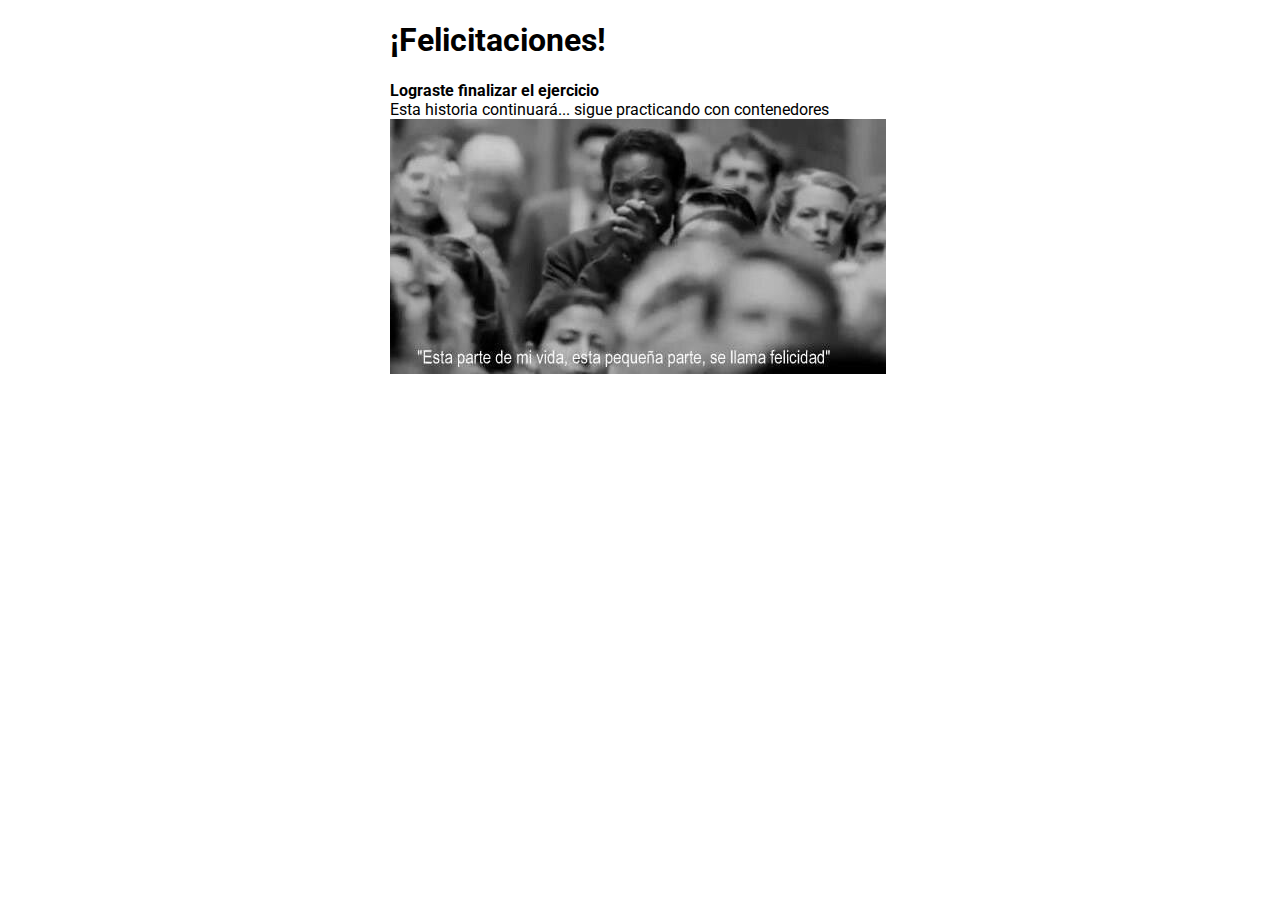
<file: index.html>
<!DOCTYPE html>
<html lang="en">
  <head>
    <meta charset="UTF-8" />
    <meta http-equiv="X-UA-Compatible" content="IE=edge" />
    <meta name="viewport" content="width=device-width, initial-scale=1.0" />
    <title>PARCIAL SISTEMAS DISTRIBUIDOS</title>
    <link rel="preconnect" href="https://fonts.gstatic.com" />
    <link
      href="https://fonts.googleapis.com/css2?family=Roboto:wght@100&display=swap"
      rel="stylesheet"
    />
    <style>
      body {
        font-family: "Roboto", sans-serif;
      }
      h4,
      p {
        margin: 0;
      }

      .container {
        width: 500px;
        margin: 0 auto;
      }
    </style>
  </head>
  <body>
    <div class="container">
      <h1>¡Felicitaciones!</h1>
      <h4>Lograste finalizar el ejercicio</h4>
      <p>Esta historia continuará... sigue practicando con contenedores</p>
      <img src="felicidad.jpg" alt="felicidad" />
    </div>
  </body>
</html>
</file>
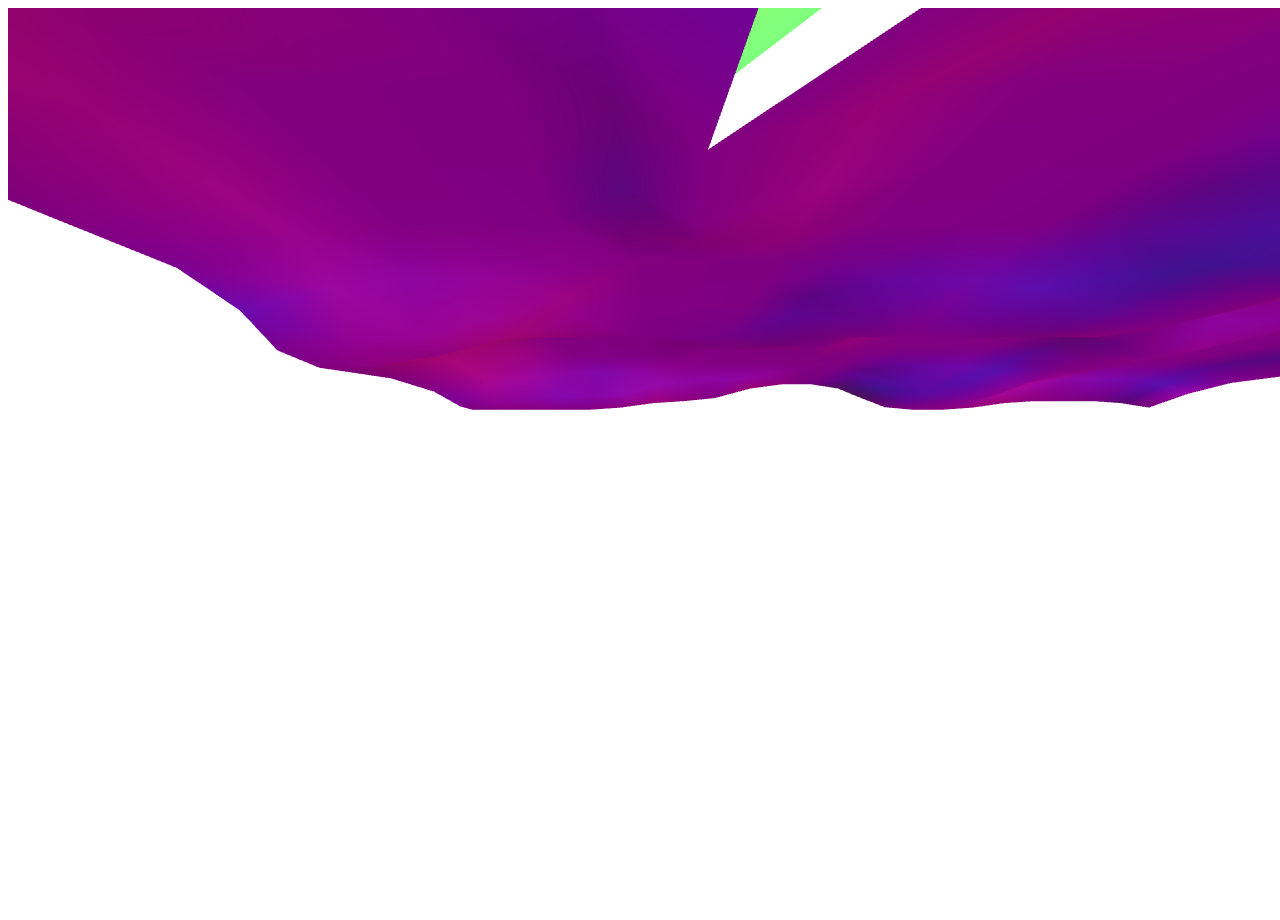
<file: gLTF/index.html>
<!DOCTYPE html>
<html>
  <head>
    <title>EJEMPLO GTLF</title>
    <meta name="viewport" content="width=device-width, initial-scale=1" />
    <meta charset="UTF-8" />
    <script src="js/three.js"></script>
    <script src="js/OrbitControls.js"></script>
    <script src="js/GLTFLoader.js"></script>
  </head>

  <body>
    <div id="lienzo"></div>
    <script src="js/custom.js"></script>
  </body>
</html>
</file>
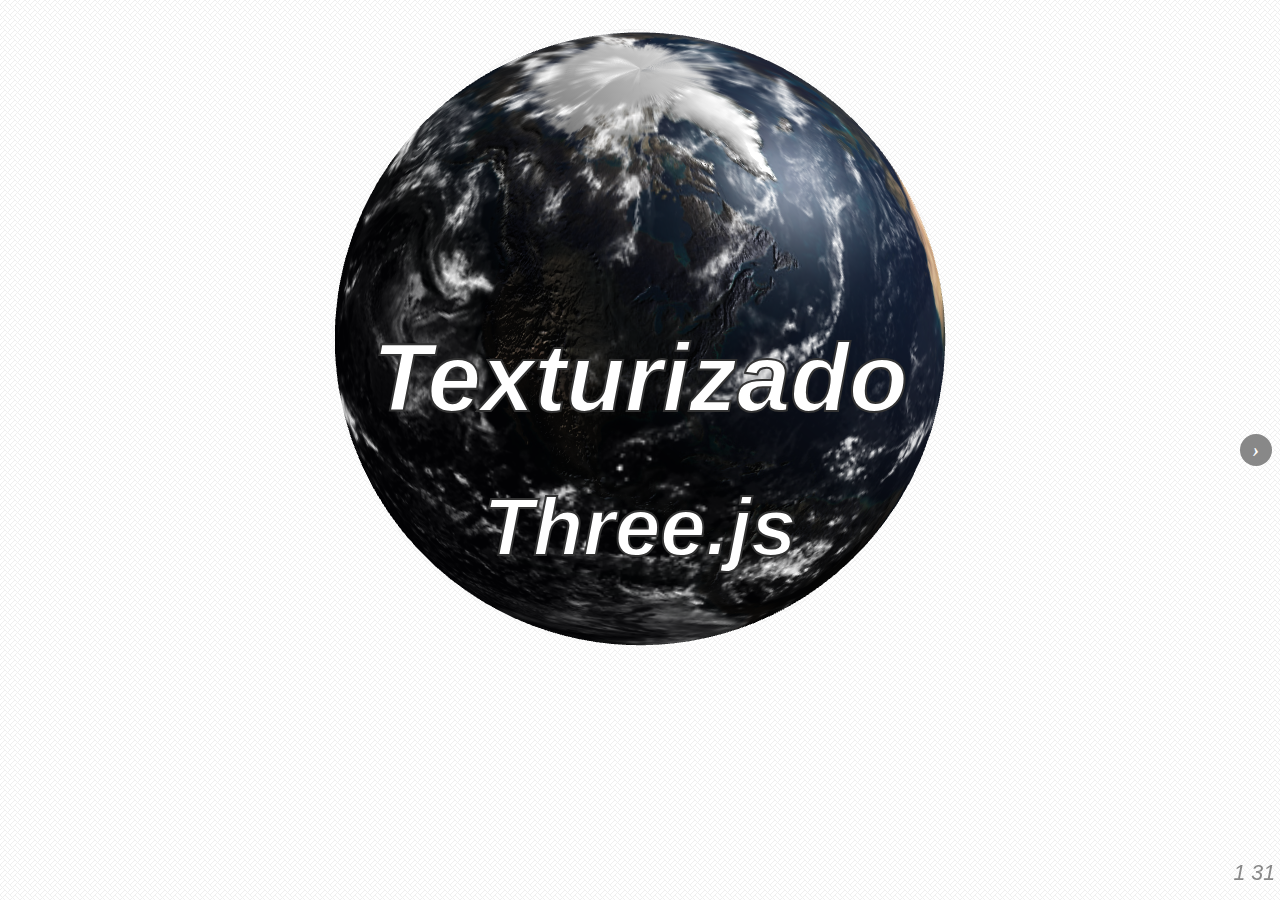
<file: planetas/index.html>
<!DOCTYPE html>
<html>

<head>
    <meta charset="utf-8">
    <meta http-equiv="X-UA-Compatible" content="IE=edge">
    <title>EJEMPLO DE PLANETAS CON THREE.JS</title>

    <link rel="stylesheet" media="screen" href="deck/themes/style/swiss.css">
    <!-- Theme -->
    <!-- <link rel="stylesheet" href="resources/transitions.css"> -->
    <!-- <link rel="stylesheet" href="resources/layout.css"> -->
    <link rel="stylesheet" href="resources/typography.css">
    <!-- Core and extension CSS files -->
    <link rel="stylesheet" media="screen" href="deck/core/deck.core.css">
    <link rel="stylesheet" media="screen" href="deck/extensions/goto/deck.goto.css">
    <link rel="stylesheet" media="screen" href="deck/extensions/menu/deck.menu.css">
    <link rel="stylesheet" media="screen" href="deck/extensions/navigation/deck.navigation.css">
    <link rel="stylesheet" media="screen" href="deck/extensions/status/deck.status.css">
    <link rel="stylesheet" media="screen" href="deck/extensions/scale/deck.scale.css">
    <link rel="stylesheet" media="screen" href="deck/themes/transition/horizontal-slide.css">
    <link rel="stylesheet" media="screen" href="css/custom.css">
    <link rel="stylesheet" href="js/highlight/styles/monokai-sublime.css">
    <script src="deck/modernizr.custom.js"></script>
</head>

<body>
    <div class="deck-container">
        <!-- Begin slides. Just make elements with a class of slide. -->
        <section class="slide" id="uno">
            <iframe src="iframes/titulo.html" frameborder="0"></iframe>
            <div class="page-cover">
                <h1 class="cover-title">Texturizado<small> <br>Three.js</small></h1>
            </div>
        </section>
        <section class="slide" id="slide2">
            <h2>Qué se quiere lograr...</h2>
            <ol>
                <li class="slide">
                    <h3>Creación de geometrías</h3>
                </li>
                <li class="slide">
                    <h3>Uso de texturas</h3>
                </li>
                <li class="slide">
                    <h3>Iluminación natural</h3>
                </li>
                <li class="slide">
                    <h3>Animación básica</h3>
                </li>
            </ol>
            <img class="slide" src="images/slide2.png" alt="">
        </section>
        <!-- ----------------------------------------------------------- -->
        <section class="slide" id="slide3">
            <h2>Texturas</h2>
            <p>http://planetpixelemporium.com/</p>
            <iframe class="relleno-top" src="http://planetpixelemporium.com/" frameborder="0"></iframe>
        </section>
        <!-- ---------------------------------------------------------- -->
        <!-- ----------------------------------------------------------- -->
        <section class="slide" id="slide4">
            <ol>
                <li class="slide"><img class="slide" src="images/slide2.png" alt=""></li>
                <li class="slide"><img class="slide" src="images/slide3.png" alt=""></li>
                <li class="slide"><img class="slide" src="images/slide4.png" alt=""></li>
            </ol>
        </section>
        <!-- ---------------------------------------------------------- -->
        <!-- ----------------------------------------------------------- -->
        <section class="slide" id="slide5">
            <h2>Escena básica</h2>
            <iframe class="relleno-top" src="iframes/escenaBasica.html" frameborder="0"></iframe>
        </section>
        <!-- ---------------------------------------------------------- -->
        <!-- ----------------------------------------------------------- -->
        <section class="slide" id="slide6">
            <h2>Sombras</h2>
            <iframe class="relleno-top" src="iframes/esferaPlano.html" frameborder="0" scrolling="no"></iframe>
            <pre class="slide"><code> 
function crearRenderer() {
renderer.shadowMap.enabled = true;   
}
function crearPlano() {
plano.receiveShadow = true; 
}
function crearEsfera() {
  esfera.castShadow = true;
}
function crearLuz() {
  var lugarLuz = new THREE.SpotLight(0xffffff);
  lugarLuz.shadowCameraNear = 20;
  lugarLuz.shadowCameraFar = 50;
  lugarLuz.castShadow = true;
}

				</code></pre>
        </section>
        <!-- ---------------------------------------------------------- -->
        <!-- ----------------------------------------------------------- -->
        <section class="slide" id="slide7">
            <h2>Texturizado</h2>

            <iframe class="relleno-top" src="iframes/texturizado.html" frameborder="0" scrolling="no"></iframe>


            <pre class="slide"><code> 
function crearTierra(){
var tierraGeometria = new THREE.SphereGeometry(10,100,100);
var tierraMaterial = crearMaterialTierra();
var tierra = new THREE.Mesh(tierraGeometria, tierraMaterial);
tierra.name = 'tierra';
tierra.castShadow = true;
tierra.position.y = 5;
escena.add(tierra);
}

function crearMaterialTierra(){
var tierraTextura = new THREE.Texture();  
var loader = new THREE.ImageLoader();  
loader.load('texturas/tierra.jpg', function (image){
tierraTextura.image = image;  
tierraTextura.needsUpdate = true; 
}); //la funcion callback recibe un parametro que es la imagen
tierraMaterial = new THREE.MeshBasicMaterial();
tierraMaterial.map = tierraTextura; 
return tierraMaterial;
}
crearTierra();
				</code></pre>

        </section>
        <!-- ---------------------------------------------------------- -->
        <!-- ----------------------------------------------------------- -->
        <section class="slide" id="slide8">
            <h2>Cargar texturas</h2>
            <img src="images/slide5.png" alt="">
        </section>
        <!-- ---------------------------------------------------------- -->
        <!-- ----------------------------------------------------------- -->
        <section class="slide" id="slide8">
            <h2>Texturas Normales</h2>
            <img src="images/normales.png" alt="">
        </section>
        <!-- ---------------------------------------------------------- -->
        <!-- ----------------------------------------------------------- -->
        <section class="slide" id="slide8">
            <h2>Texturas Especulares</h2>
            <img src="images/especulares.png" alt="">
        </section>
        <!-- ---------------------------------------------------------- -->
        <!-- ----------------------------------------------------------- -->
        <section class="slide" id="slide8">
            <h2>Sentencias</h2>

            <pre class="slide"><code> 
function crearTierra(){
var tierraGeometria = new THREE.SphereGeometry(10,100,100);
var tierraMaterial = crearMaterialTierra();
var tierra = new THREE.Mesh(tierraGeometria, tierraMaterial);
tierra.name = 'tierra';
tierra.castShadow = true;
tierra.position.y = 5;
escena.add(tierra);
} 
 </code></pre>
            <pre class="slide"><code> 
function crearMaterialTierra(){
var tierraTextura = new THREE.Texture();  
var loader = new THREE.ImageLoader(); 
loader.load('texturas/tierra2.jpg', function (image){
tierraTextura.image = image; 
tierraTextura.needsUpdate = true; 
}); 

var normalTextura = new THREE.Texture(); //<-----
var loader = new THREE.ImageLoader(); 
loader.load('texturas/tierranormal.jpg', function(image){
normalTextura.image = image;  //<-----
normalTextura.needsUpdate = true; 
});  

var especularTextura = new THREE.Texture();
var loader = new THREE.ImageLoader();
loader.load('texturas/tierraespecular.jpg', function(image){
especularTextura.image = image; //<-----
especularTextura.needsUpdate = true; //<-----
});

tierraMaterial = new THREE.MeshPhongMaterial();
tierraMaterial.map = tierraTextura;  

tierraMaterial.normalMap = normalTextura ;
tierraMaterial.normalScale = new THREE.Vector2( 0.7, 0.7 );
tierraMaterial.especularMap = especularTextura;
tierraMaterial.specular = new THREE.Color(0x262626);
return tierraMaterial;
}
 </code></pre>
            <pre class="slide"><code> 
function crearLuz() {
var luzDireccional = new THREE.DirectionalLight(0xffffff,1);
luzDireccional.position.set(100,100,-50);
luzDireccional.name = "luz direccional";
escena.add(luzDireccional);
var luzAmbiental = new THREE.AmbientLight(0x111111);
escena.add(luzAmbiental);
}
 </code></pre>

        </section>
        <!-- ---------------------------------------------------------- -->
        <!-- ----------------------------------------------------------- -->
        <section class="slide" id="slide8">
            <h2>Resultado</h2>
            <iframe class="relleno-top" src="iframes/texturizado2.html" frameborder="0" scrolling="no"></iframe>

        </section>
        <!-- ---------------------------------------------------------- -->
        <!-- ----------------------------------------------------------- -->
        <section class="slide" id="slide8">
            <h2>Resultado 2</h2>
            <iframe class="relleno-top" src="iframes/texturizado3.html" frameborder="0" scrolling="no"></iframe>
            <pre class="slide"><code> 
function crearNubes (){
var esferaGeometria = new THREE.SphereGeometry(10.1,50,50);
var nubeTextura = new THREE.Texture();
var loader = new THREE.ImageLoader();
loader.load('texturas/nubes.png', function(image){
nubeTextura.image = image ;
nubeTextura.needsUpdate = true ;
});
var nubeMaterial = new THREE.MeshBasicMaterial();
nubeMaterial.map = nubeTextura ;
nubeMaterial.transparent = true ;
var nube = new THREE.Mesh(esferaGeometria,nubeMaterial);
nube.name = 'nubes';
nube.position.y = 5;
escena.add(nube);
}
 </code></pre>
        </section>
        <section class="slide" id="slide8">
            <h2>Animación ?</h2>
            <iframe class="relleno-top" src="iframes/animacion.html" frameborder="0" scrolling="no"></iframe>

        </section>
        <!-- ---------------------------------------------------------- -->
        <div aria-role="navigation">
            <a href="#" class="deck-prev-link" title="Previous">&lsaquo;</a>
            <a href="#" class="deck-next-link" title="Next">&rsaquo;</a>
        </div>
        <!-- deck.status snippet -->
        <p class="deck-status" aria-role="status">
            <span class="deck-status-current"></span>
            <span class="deck-status-total"></span>
        </p>
        <!-- deck.goto snippet -->
        <form action="." method="get" class="goto-form">
            <label for="goto-slide">Go to slide:</label>
            <input type="text" name="slidenum" id="goto-slide" list="goto-datalist">
            <datalist id="goto-datalist"></datalist>
            <input type="submit" value="Go">
        </form>
        <!-- End extension snippets. -->
    </div>
    <script src="deck/jquery.min.js"></script>
    <script src="deck/core/deck.core.js"></script>
    <script src="deck/extensions/menu/deck.menu.js"></script>
    <script src="deck/extensions/goto/deck.goto.js"></script>
    <script src="deck/extensions/status/deck.status.js"></script>
    <script src="deck/extensions/navigation/deck.navigation.js"></script>
    <script src="deck/extensions/scale/deck.scale.js"></script>
    <!-- -- -->
    <script src="js/highlight/highlight.pack.js"></script>
    <script>
        $(function() {
            hljs.initHighlightingOnLoad();
            $.deck('.slide');
        });
    </script>
</body>

</html>
</file>
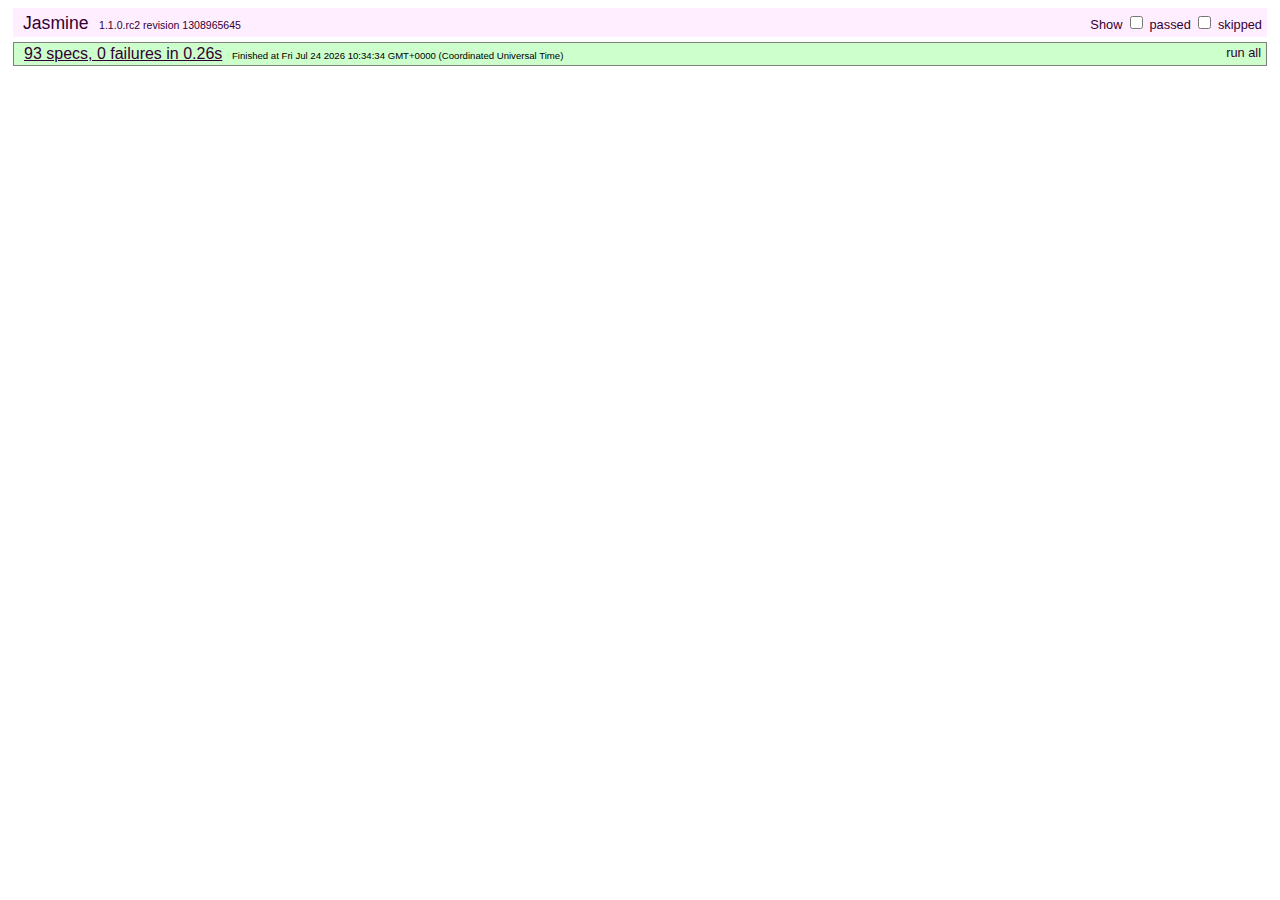
<file: planetas/deck/test/index.html>
<!DOCTYPE HTML PUBLIC "-//W3C//DTD HTML 4.01 Transitional//EN"
  "http://www.w3.org/TR/html4/loose.dtd">
<html>
<head>
  <title>deck.js - Jasmine Test Runner</title>
  <link rel="stylesheet" type="text/css" href="lib/jasmine.css">
  <script type="text/javascript" src="../modernizr.custom.js"></script>
  <script type="text/javascript" src="lib/jasmine.js"></script>
  <script type="text/javascript" src="lib/jasmine-html.js"></script>
  <script src="../jquery.min.js"></script>
  <script type="text/javascript" src="lib/jasmine-jquery.js"></script>

  <!-- include source files here... -->
  <script type="text/javascript" src="../core/deck.core.js"></script>
  <script type="text/javascript" src="../extensions/menu/deck.menu.js"></script>
  <script type="text/javascript" src="../extensions/goto/deck.goto.js"></script>
  <script type="text/javascript" src="../extensions/status/deck.status.js"></script>
  <script type="text/javascript" src="../extensions/navigation/deck.navigation.js"></script>
  <script type="text/javascript" src="../extensions/scale/deck.scale.js"></script>

  <!-- include spec files here... -->
  <script type="text/javascript" src="settings.js"></script>
  <script type="text/javascript" src="spec.core.js"></script>
  <script type="text/javascript" src="spec.menu.js"></script>
  <script type="text/javascript" src="spec.goto.js"></script>
  <script type="text/javascript" src="spec.navigation.js"></script>
  <script type="text/javascript" src="spec.status.js"></script>
  <script type="text/javascript" src="spec.scale.js"></script>
</head>

<body>
<script type="text/javascript">
  jasmine.getEnv().addReporter(new jasmine.TrivialReporter());
  jasmine.getEnv().execute();
</script>
</body>
</html>
</file>
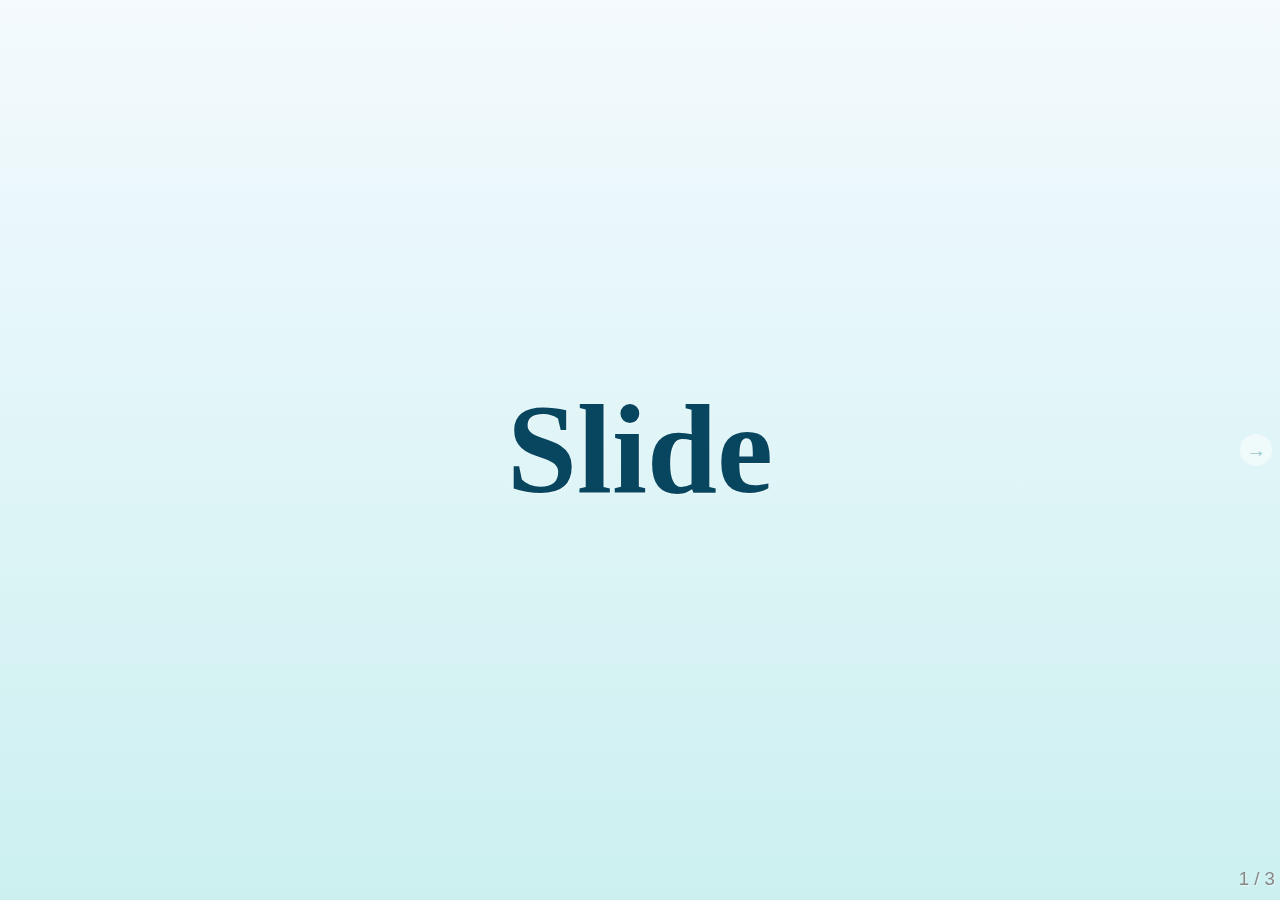
<file: planetas/deck/boilerplate.html>
<!DOCTYPE html>
<html>
<head>
  <meta charset="utf-8">
  <meta http-equiv="X-UA-Compatible" content="IE=edge,chrome=1">
  <meta name="viewport" content="width=1024, user-scalable=no">

  <title>Your deck.js Presentation</title>

  <!-- Required stylesheet -->
  <link rel="stylesheet" media="screen" href="core/deck.core.css">

  <!-- Extension CSS files go here. Remove or add as needed. -->
  <link rel="stylesheet" media="screen" href="extensions/goto/deck.goto.css">
  <link rel="stylesheet" media="screen" href="extensions/menu/deck.menu.css">
  <link rel="stylesheet" media="screen" href="extensions/navigation/deck.navigation.css">
  <link rel="stylesheet" media="screen" href="extensions/status/deck.status.css">
  <link rel="stylesheet" media="screen" href="extensions/scale/deck.scale.css">

  <!-- Style theme. More available in /themes/style/ or create your own. -->
  <link rel="stylesheet" media="screen" href="themes/style/web-2.0.css">

  <!-- Transition theme. More available in /themes/transition/ or create your own. -->
  <link rel="stylesheet" media="screen" href="themes/transition/horizontal-slide.css">

  <!-- Basic black and white print styles -->
  <link rel="stylesheet" media="print" href="core/print.css">

  <!-- Required Modernizr file -->
  <script src="modernizr.custom.js"></script>
</head>
<body>
  <div class="deck-container">

    <!-- Begin slides. Just make elements with a class of slide. -->

    <section class="slide">
      <h1>Slide</h1>
    </section>

    <section class="slide">
      <h1>Content</h1>
    </section>

    <section class="slide">
      <h1>Here</h1>
    </section>

    <!-- End slides. -->

    <!-- Begin extension snippets. Add or remove as needed. -->

    <!-- deck.navigation snippet -->
    <div aria-role="navigation">
      <a href="#" class="deck-prev-link" title="Previous">&#8592;</a>
      <a href="#" class="deck-next-link" title="Next">&#8594;</a>
    </div>

    <!-- deck.status snippet -->
    <p class="deck-status" aria-role="status">
      <span class="deck-status-current"></span>
      /
      <span class="deck-status-total"></span>
    </p>

    <!-- deck.goto snippet -->
    <form action="." method="get" class="goto-form">
      <label for="goto-slide">Go to slide:</label>
      <input type="text" name="slidenum" id="goto-slide" list="goto-datalist">
      <datalist id="goto-datalist"></datalist>
      <input type="submit" value="Go">
    </form>

    <!-- End extension snippets. -->
  </div>

<!-- Required JS files. -->
<script src="jquery.min.js"></script>
<script src="core/deck.core.js"></script>

<!-- Extension JS files. Add or remove as needed. -->
<script src="extensions/menu/deck.menu.js"></script>
<script src="extensions/goto/deck.goto.js"></script>
<script src="extensions/status/deck.status.js"></script>
<script src="extensions/navigation/deck.navigation.js"></script>
<script src="extensions/scale/deck.scale.js"></script>

<!-- Initialize the deck. You can put this in an external file if desired. -->
<script>
  $(function() {
    $.deck('.slide');
  });
</script>
</body>
</html>
</file>
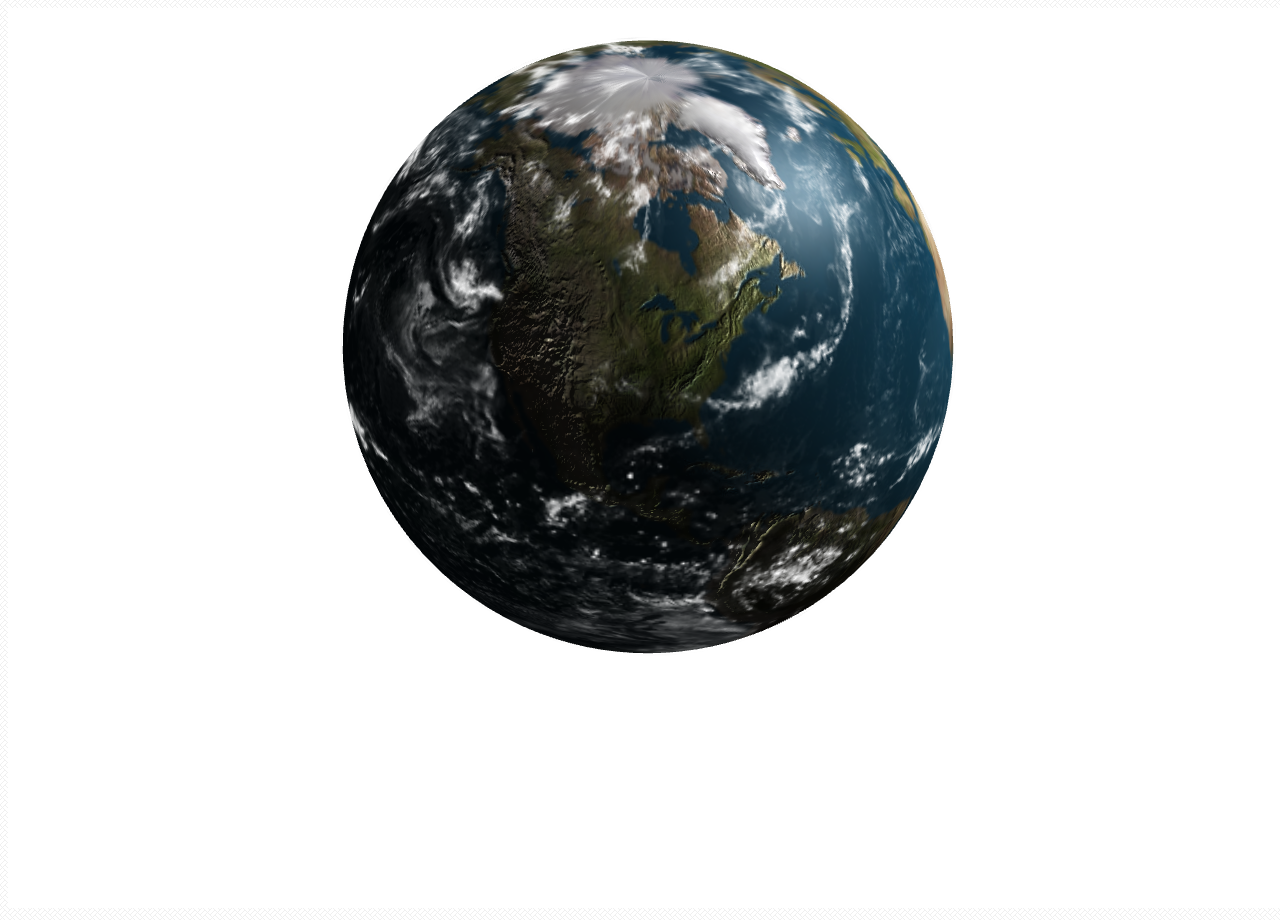
<file: planetas/iframes/animacion.html>
<!DOCTYPE html>
<html>
	<head>
		<meta charset="utf-8">
		<meta http-equiv="X-UA-Compatible" content="IE=edge">
		<title>Escena Basica</title>
		<link rel="stylesheet" href="../css/custom.css">
		<script src="three/three.js"></script>
		<link rel="stylesheet" href="../js/highlight/styles/monokai-sublime.css">
	</head>
	<body class="body-slides">
		<script src="jquery.js"></script>
		<script src="three/OrbitControls.js"></script>
		<script src="../js/highlight/highlight.pack.js"></script>
		<script>hljs.initHighlightingOnLoad();</script>
		<script>
		var escena;
		//crea un ambiente de gráficos
		var camara;
		//muestra la posición de un objeto determinado
		var renderer;
		var controlCamara;
		var tierra;
		var nube;
		//dibuja los pixeles en pantalla
		//funcion de configuracion del renderizado
		function crearRenderer() {
		renderer = new THREE.WebGLRenderer({alpha: true, antialias : true});
		renderer.setClearColor(0xffffff, 1);
		renderer.setSize(window.innerWidth, window.innerHeight);
		renderer.shadowMap.enabled = true;
		//decirle al renderer que habilite el manejo de sombras
		}
		function crearCamara() {
		camara = new THREE.PerspectiveCamera(40, window.innerWidth / window.innerHeight, 0.1, 1000);
		camara.position.x = 0;
		camara.position.y = 32;
		camara.position.z = 32;
		camara.name = 'camara';
		camara.lookAt(escena.position);
		controlCamara = new THREE.OrbitControls(camara);
		// ubicar la camara apuntando al centro del objeto
		}
		
		
		function crearTierra(){
		var tierraGeometria = new THREE.SphereGeometry(10,100,100);
		var tierraMaterial = crearMaterialTierra();
		tierra = new THREE.Mesh(tierraGeometria, tierraMaterial);
		tierra.name = 'tierra';
		tierra.castShadow = true;
		tierra.position.y = 5;
		escena.add(tierra);
		}
		
		function crearMaterialTierra(){
		var tierraTextura = new THREE.Texture(); // la nueva version de threejs sugiere primero crear un objeto vacio de la textura;
		var loader = new THREE.ImageLoader(); // carga imagenes js
		loader.load('texturas/tierra.jpg', function (image){
		tierraTextura.image = image; // una vez se carge la textura en memoria se debe asignar la imagen a la textura
		tierraTextura.needsUpdate = true; //avisa al redner que se requiere actualizar el objeto con textura en la escena
		}); //la funcion callback recibe un parametro que es la imagen
		var normalTextura = new THREE.Texture(); // la nueva version de threejs sugiere primero crear un objeto vacio de la textura;
		var loader = new THREE.ImageLoader(); // carga imagenes js
		loader.load('texturas/tierranormal.jpg', function(image){
		normalTextura.image = image; // una vez se carge la textura en memoria se debe asignar la imagen a la textura
		normalTextura.needsUpdate = true; //avisa al redner que se requiere actualizar el objeto con textura en la escena
		}); //la funcion callback recibe un parametro que es la imagen
		
		
		var especularTextura = new THREE.Texture();
		var loader = new THREE.ImageLoader();
		loader.load('texturas/tierraespecular.jpg', function(image){
		especularTextura.image = image;
		especularTextura.needsUpdate = true;
		});
		
		tierraMaterial = new THREE.MeshPhongMaterial();
		tierraMaterial.map = tierraTextura; // asigno al maping la textura cargada en la memoria
		
		tierraMaterial.normalMap = normalTextura ;
		tierraMaterial.normalScale = new THREE.Vector2( 0.7, 0.7 );
		tierraMaterial.especularMap = especularTextura;
		tierraMaterial.specular = new THREE.Color(0x262626);
		return tierraMaterial;
		}
		function crearLuz() {
		var luzDireccional = new THREE.DirectionalLight(0xffffff,1);
		luzDireccional.position.set(100,100,-50);
		luzDireccional.name = "luz direccional";
		escena.add(luzDireccional);
		var luzAmbiental = new THREE.AmbientLight(0x111111);
		escena.add(luzAmbiental);
		}
		
		function crearNubes (){
		var esferaGeometria = new THREE.SphereGeometry(10.1,50,50);
		var nubeTextura = new THREE.Texture();
		var loader = new THREE.ImageLoader();
		loader.load('texturas/nubes.png', function(image){
		nubeTextura.image = image ;
		nubeTextura.needsUpdate = true ;
		});
		var nubeMaterial = new THREE.MeshBasicMaterial();
		nubeMaterial.map = nubeTextura ;
		nubeMaterial.transparent = true ;
		nube = new THREE.Mesh(esferaGeometria,nubeMaterial);
		nube.name = 'nubes';
		nube.position.y = 5;
		escena.add(nube);
		}
		//funcion de configuración inicial de la escena
		function init() {
		escena = new THREE.Scene();
		crearRenderer();
		crearCamara();
		crearLuz();
		crearTierra();
		crearNubes();
		document.body.appendChild(renderer.domElement);
		render();
		}
		function render() {
		renderer.render(escena, camara);
		controlCamara.update();
		//tierra.position.x += 0.01;
		//nube.position.x += 0.01;
		tierra.rotation.y += 0.0001;
		nube.rotation.y += 0.0005;
		requestAnimationFrame(render);
		}
		init();
		</script>
	</body>
</html>
</file>
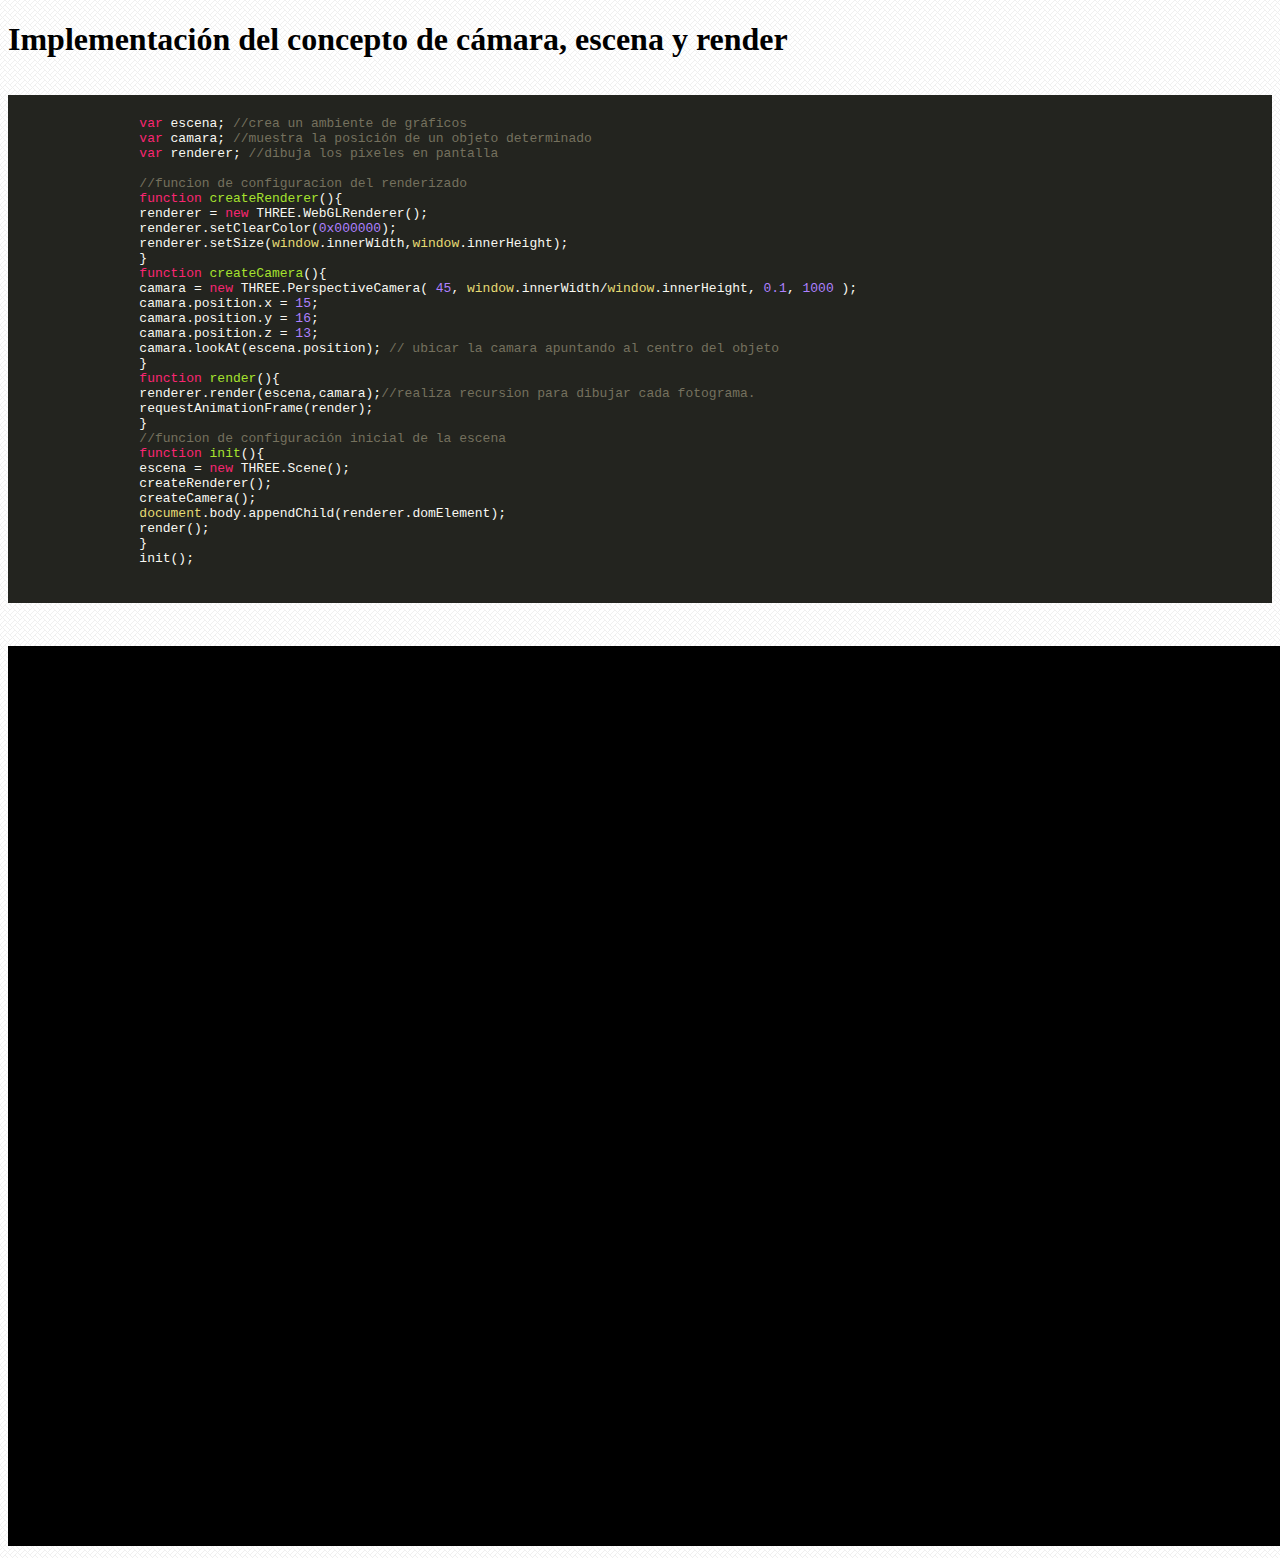
<file: planetas/iframes/escenaBasica.html>
<!DOCTYPE html>
<html>

<head>
    <meta charset="utf-8">
    <meta http-equiv="X-UA-Compatible" content="IE=edge">
    <title>Escena Basica</title>
    <link rel="stylesheet" href="../css/custom.css">
    <script src="three/three.js"></script>
    <link rel="stylesheet" href="../js/highlight/styles/monokai-sublime.css">
</head>

<body class="body-slides">
    <h1>Implementación del concepto de cámara, escena y render</h1>
    <div>
        <pre>
				   <code class="javascript">
		var escena; //crea un ambiente de gráficos
		var camara; //muestra la posición de un objeto determinado
		var renderer; //dibuja los pixeles en pantalla
		
		//funcion de configuracion del renderizado
		function createRenderer(){
		renderer = new THREE.WebGLRenderer();
		renderer.setClearColor(0x000000);
		renderer.setSize(window.innerWidth,window.innerHeight);
		}
		function createCamera(){
		camara = new THREE.PerspectiveCamera( 45, window.innerWidth/window.innerHeight, 0.1, 1000 );
		camara.position.x = 15;
		camara.position.y = 16;
		camara.position.z = 13;
		camara.lookAt(escena.position); // ubicar la camara apuntando al centro del objeto
		}
		function render(){
		renderer.render(escena,camara);//realiza recursion para dibujar cada fotograma.
		requestAnimationFrame(render);
		}
		//funcion de configuración inicial de la escena
		function init(){
		escena = new THREE.Scene();
		createRenderer();
		createCamera();
		document.body.appendChild(renderer.domElement);
		render();
		}
		init();
				           
				   </code>
			</pre>
    </div>
    <script src="jquery.js"></script>
    <script src="../js/highlight/highlight.pack.js"></script>
    <script>
        hljs.initHighlightingOnLoad();
    </script>
    <script>
        var escena; //crea un ambiente de gráficos
        var camara; //muestra la posición de un objeto determinado
        var renderer; //dibuja los pixeles en pantalla

        //funcion de configuracion del renderizado
        function createRenderer() {
            renderer = new THREE.WebGLRenderer();
            renderer.setClearColor(0x000000);
            renderer.setSize(window.innerWidth, window.innerHeight);
        }

        function createCamera() {
            camara = new THREE.PerspectiveCamera(45, window.innerWidth / window.innerHeight, 0.1, 1000);
            camara.position.x = 15;
            camara.position.y = 16;
            camara.position.z = 13;
            camara.lookAt(escena.position); // ubicar la camara apuntando al centro del objeto
        }

        function render() {
            renderer.render(escena, camara); //realiza recursion para dibujar cada fotograma.
            requestAnimationFrame(render);
        }
        //funcion de configuración inicial de la escena
        function init() {
            escena = new THREE.Scene();
            createRenderer();
            createCamera();
            document.body.appendChild(renderer.domElement);
            render();
        }
        init();
    </script>
</body>

</html>
</file>
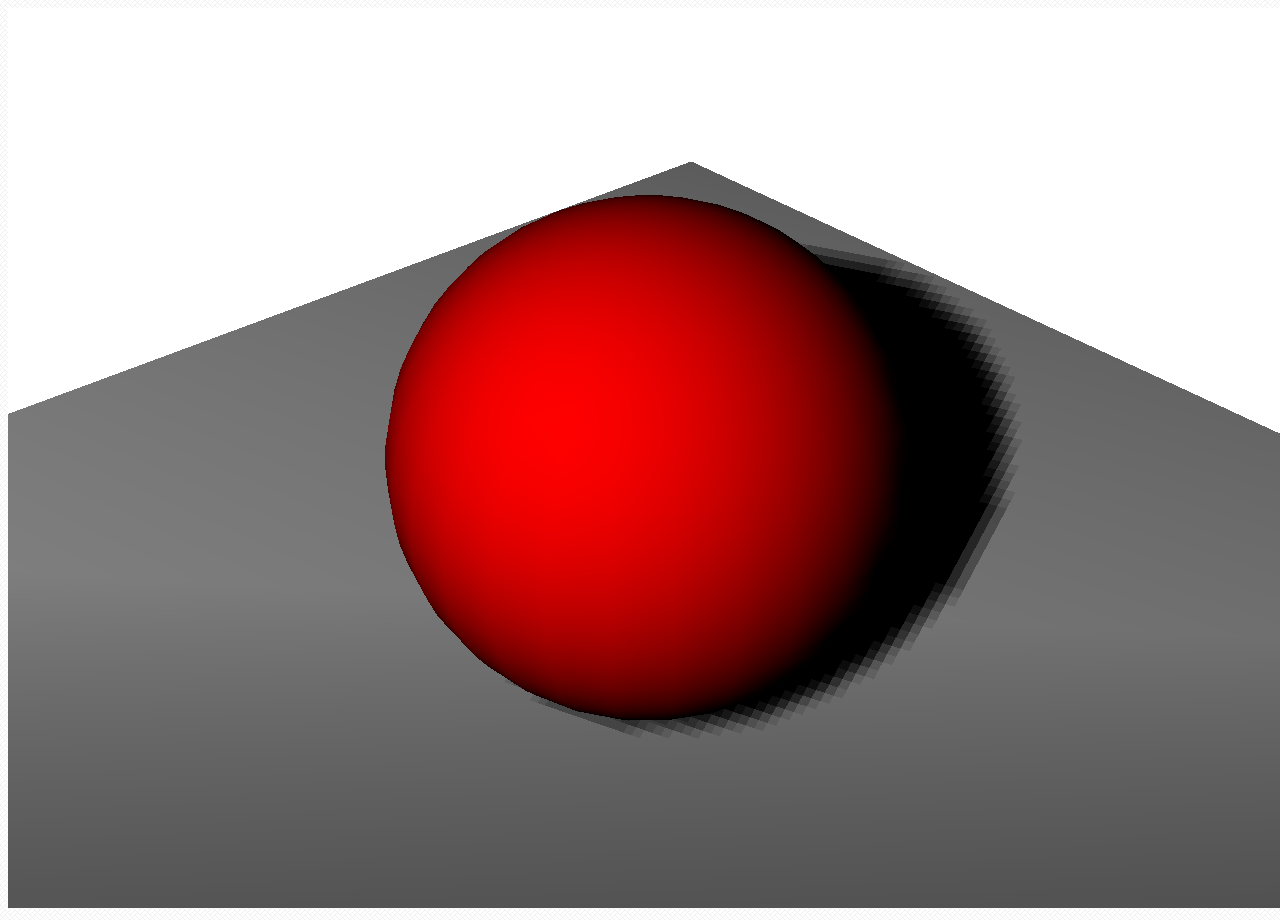
<file: planetas/iframes/esferaPlano.html>
<!DOCTYPE html>
<html>

<head>
    <meta charset="utf-8">
    <meta http-equiv="X-UA-Compatible" content="IE=edge">
    <title>Escena Basica</title>
    <link rel="stylesheet" href="../css/custom.css">
    <script src="three/three.js"></script>
    <link rel="stylesheet" href="../js/highlight/styles/monokai-sublime.css">
</head>

<body class="body-slides">
    <script src="jquery.js"></script>
    <script src="three/OrbitControls.js"></script>
    <script src="../js/highlight/highlight.pack.js"></script>
    <script>
        hljs.initHighlightingOnLoad();
    </script>
    <script>
        var escena;
        //crea un ambiente de gráficos
        var camara;
        //muestra la posición de un objeto determinado
        var renderer;
        var OrbitControls;
        //dibuja los pixeles en pantalla
        //funcion de configuracion del renderizado
        function crearRenderer() {
            renderer = new THREE.WebGLRenderer();
            renderer.setClearColor(0xffffff, 1);
            renderer.setSize(window.innerWidth, window.innerHeight);
            renderer.shadowMap.enabled = true; //decirle al renderer que habilite el manejo de sombras
        }

        function crearCamara() {
            camara = new THREE.PerspectiveCamera(45, window.innerWidth / window.innerHeight, 0.1, 1000);
            camara.position.x = 15;
            camara.position.y = 16;
            camara.position.z = 13;
            camara.lookAt(escena.position);
            controlCamara = new THREE.OrbitControls(camara); // ubicar la camara apuntando al centro del objeto
        }

        function crearPlano() {
            var planoGeometria = new THREE.PlaneGeometry(40, 40)
            var planoMaterial = new THREE.MeshLambertMaterial({
                color: 0xcccccc
            });
            var plano = new THREE.Mesh(planoGeometria, planoMaterial);
            plano.receiveShadow = true; // decirle al plano que reciba sombra
            plano.rotation.x = -0.5 * Math.PI;
            plano.position.y = -5;
            escena.add(plano);
        }

        function crearEsfera() {
            var esferaGeometria = new THREE.SphereGeometry(6, 30, 30);
            var esferaMaterial = new THREE.MeshLambertMaterial({
                color: 0xff0000
            });
            var esfera = new THREE.Mesh(esferaGeometria, esferaMaterial);
            esfera.castShadow = true;
            escena.add(esfera);
        }

        function crearLuz() {
            var lugarLuz = new THREE.SpotLight(0xffffff);
            lugarLuz.position.set(10, 20, 20);
            lugarLuz.shadowCameraNear = 20;
            lugarLuz.shadowCameraFar = 50;
            lugarLuz.castShadow = true;
            escena.add(lugarLuz);
            // requerimos decirle a la luz que proyecte sombra
        }

        function ejes() {
            var ejes = new THREE.AxisHelper(30);
            escena.add(ejes);
        }
        //funcion de configuración inicial de la escena
        function init() {
            escena = new THREE.Scene();
            crearRenderer();
            crearCamara();
            crearLuz();
            crearEsfera();
            crearPlano();

            // ejes();
            document.body.appendChild(renderer.domElement);
            render();
        }

        function render() {
            renderer.render(escena, camara);
            //realiza recursion para dibujar cada fotograma.
            requestAnimationFrame(render);
            renderer.update();
        }
        init();
    </script>
</body>

</html>
</file>
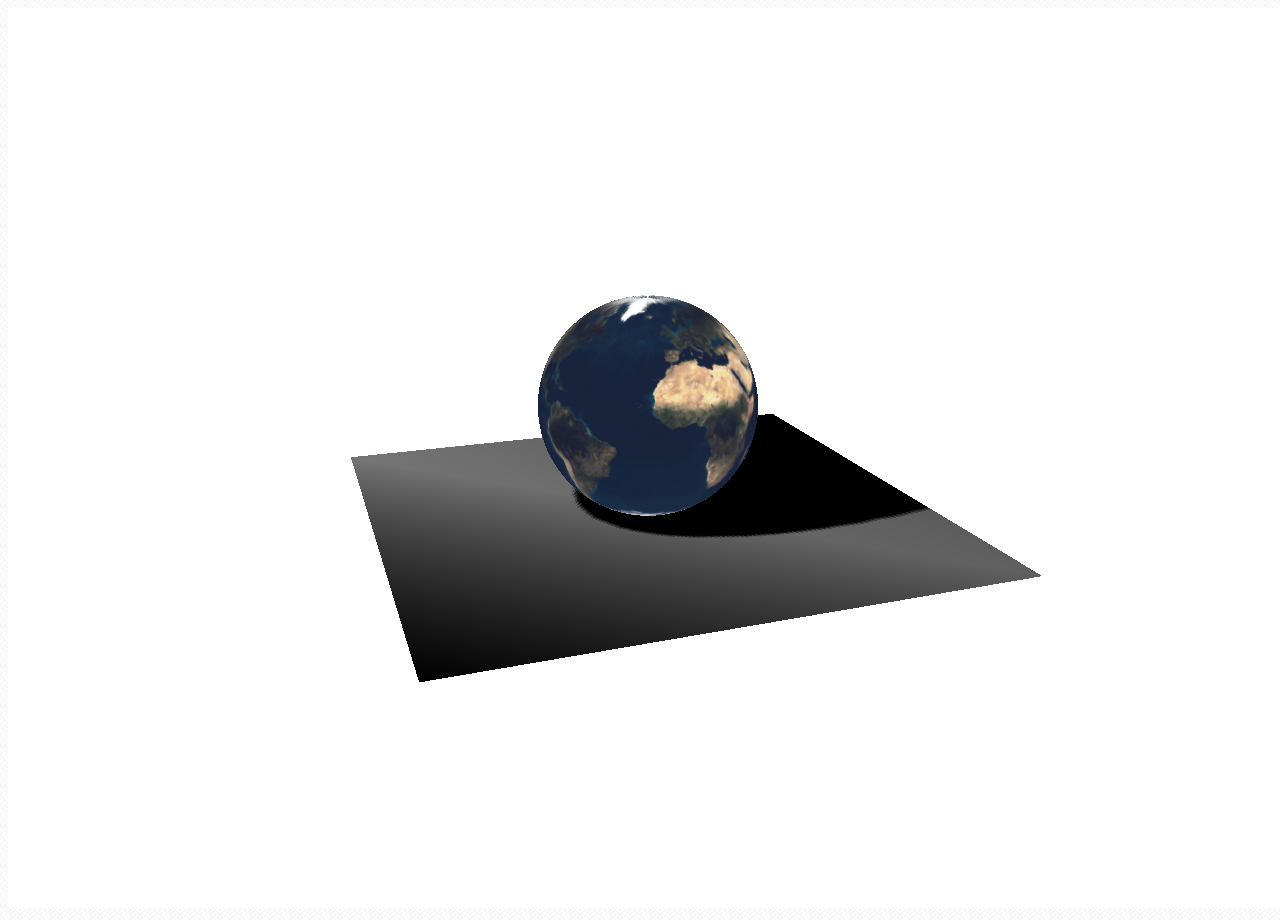
<file: planetas/iframes/texturizado.html>
<!DOCTYPE html>
<html>

<head>
    <meta charset="utf-8">
    <meta http-equiv="X-UA-Compatible" content="IE=edge">
    <title>Escena Basica</title>
    <link rel="stylesheet" href="../css/custom.css">
    <script src="three/three.js"></script>
    <link rel="stylesheet" href="../js/highlight/styles/monokai-sublime.css">
</head>

<body class="body-slides">
    <script src="jquery.js"></script>
    <script src="three/OrbitControls.js"></script>
    <script src="../js/highlight/highlight.pack.js"></script>
    <script>
        hljs.initHighlightingOnLoad();
    </script>
    <script>
        var escena;
        //crea un ambiente de gráficos
        var camara;
        //muestra la posición de un objeto determinado
        var renderer;
        //dibuja los pixeles en pantalla
        //funcion de configuracion del renderizado
        var OrbitControls;

        function crearRenderer() {
            renderer = new THREE.WebGLRenderer();
            renderer.setClearColor(0xffffff, 1);
            renderer.setSize(window.innerWidth, window.innerHeight);
            renderer.shadowMap.enabled = true;

            //decirle al renderer que habilite el manejo de sombras
        }

        function crearCamara() {
            camara = new THREE.PerspectiveCamera(45, window.innerWidth / window.innerHeight, 0.1, 1000);
            camara.position.x = 90;
            camara.position.y = 32;
            camara.position.z = 32;
            camara.name = 'camara';
            camara.lookAt(escena.position);
            controlCamara = new THREE.OrbitControls(camara); // ubicar la camara apuntando al centro del objeto
            // ubicar la camara apuntando al centro del objeto
        }

        function crearPlano() {
            var planoGeometria = new THREE.PlaneGeometry(50, 50)
            var planoMaterial = new THREE.MeshLambertMaterial({
                color: 0xcccccc
            });
            var plano = new THREE.Mesh(planoGeometria, planoMaterial);
            plano.receiveShadow = true; // decirle al plano que reciba sombra
            plano.rotation.x = -0.5 * Math.PI;
            plano.position.y = -5;
            escena.add(plano);
        }

        function crearTierra() {
            var tierraGeometria = new THREE.SphereGeometry(10, 100, 100);
            var tierraMaterial = crearMaterialTierra();
            var tierra = new THREE.Mesh(tierraGeometria, tierraMaterial);
            tierra.name = 'tierra';
            tierra.castShadow = true;
            tierra.position.y = 5;
            escena.add(tierra);
        }

        function crearMaterialTierra() {
            var tierraTextura = new THREE.Texture(); // la nueva version de threejs sugiere primero crear un objeto vacio de la textura;
            var loader = new THREE.ImageLoader(); // carga imagenes js
            loader.load('texturas/tierra2.jpg', function(image) {
                tierraTextura.image = image; // una vez se carge la textura en memoria se debe asignar la imagen a la textura
                tierraTextura.needsUpdate = true; //avisa al redner que se requiere actualizar el objeto con textura en la escena
            }); //la funcion callback recibe un parametro que es la imagen
            tierraMaterial = new THREE.MeshBasicMaterial();
            tierraMaterial.map = tierraTextura; // asigno al maping la textura cargada en la memoria
            return tierraMaterial;
        }

        function crearLuz() {
            var lugarLuz = new THREE.SpotLight(0xffffff);
            lugarLuz.position.set(10, 20, 20);
            lugarLuz.shadowCameraNear = 10;
            lugarLuz.shadowCameraFar = 10;
            lugarLuz.castShadow = true;
            escena.add(lugarLuz);
            // requerimos decirle a la luz que proyecte sombra
        }

        function ejes() {
            var ejes = new THREE.AxisHelper(30);
            escena.add(ejes);
        }
        //funcion de configuración inicial de la escena
        function init() {
            escena = new THREE.Scene();
            crearRenderer();
            crearCamara();
            crearLuz();
            crearTierra();
            crearPlano();

            // ejes();
            document.body.appendChild(renderer.domElement);
            render();
        }

        function render() {
            renderer.render(escena, camara);
            //realiza recursion para dibujar cada fotograma.
            requestAnimationFrame(render);
            renderer.update();
        }
        init();
    </script>
</body>

</html>
</file>
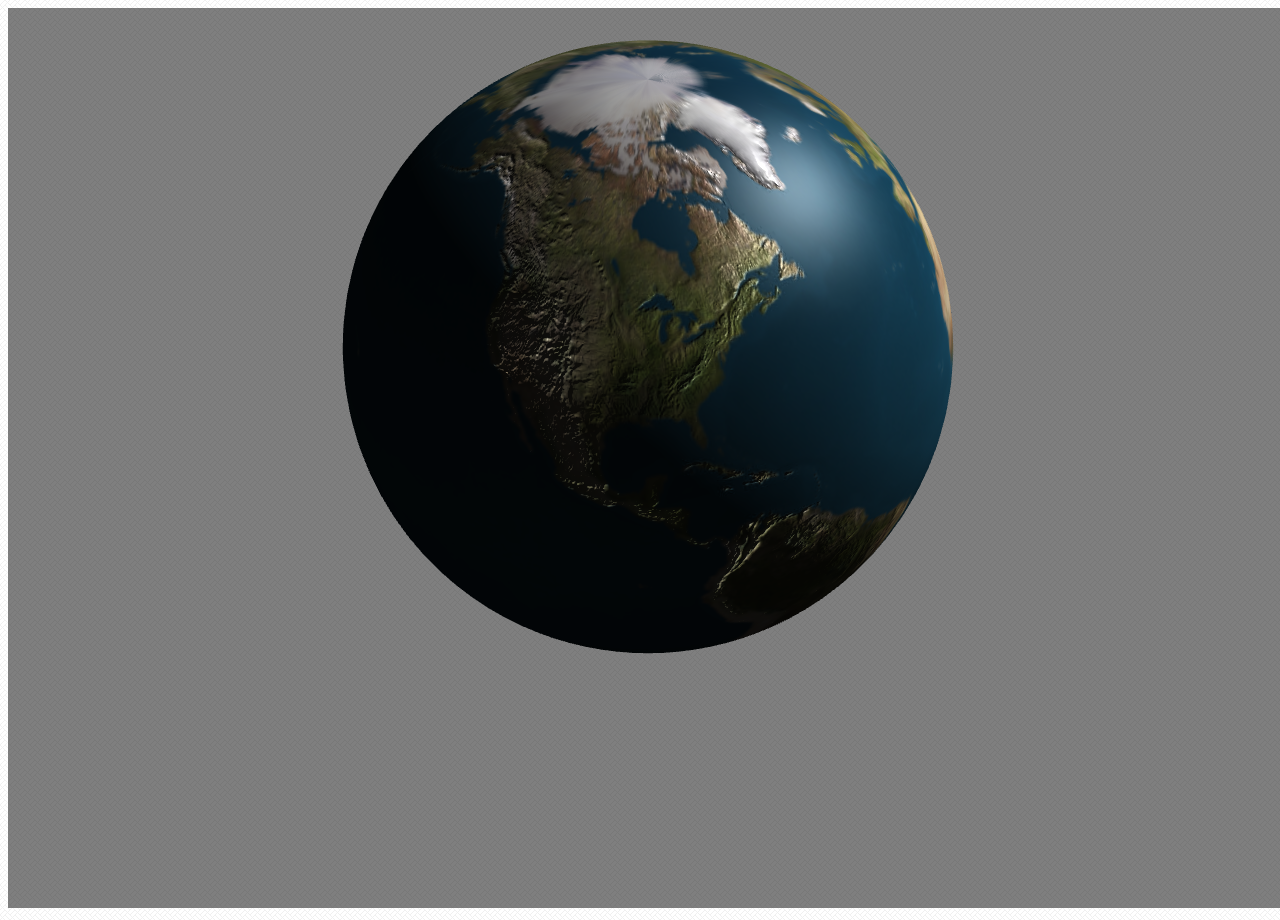
<file: planetas/iframes/texturizado2.html>
<!DOCTYPE html>
<html>

<head>
    <meta charset="utf-8">
    <meta http-equiv="X-UA-Compatible" content="IE=edge">
    <title>Escena Basica</title>
    <link rel="stylesheet" href="../css/custom.css">
    <script src="three/three.js"></script>
    <link rel="stylesheet" href="../js/highlight/styles/monokai-sublime.css">
</head>

<body class="body-slides">
    <script src="jquery.js"></script>
    <script src="three/OrbitControls.js"></script>
    <script src="../js/highlight/highlight.pack.js"></script>
    <script>
        hljs.initHighlightingOnLoad();
    </script>
    <script>
        var escena;
        //crea un ambiente de gráficos
        var camara;
        //muestra la posición de un objeto determinado
        var renderer;
        var controlCamara;
        //dibuja los pixeles en pantalla
        //funcion de configuracion del renderizado
        function crearRenderer() {
            renderer = new THREE.WebGLRenderer({
                alpha: true,
                antialias: true
            });
            renderer.setClearColor(0x000000, 0.5);
            renderer.setSize(window.innerWidth, window.innerHeight);
            renderer.shadowMap.enabled = true;
            //decirle al renderer que habilite el manejo de sombras
        }

        function crearCamara() {
            camara = new THREE.PerspectiveCamera(40, window.innerWidth / window.innerHeight, 0.1, 1000);
            camara.position.x = 0;
            camara.position.y = 32;
            camara.position.z = 32;
            camara.name = 'camara';
            camara.lookAt(escena.position);
            controlCamara = new THREE.OrbitControls(camara);
            // ubicar la camara apuntando al centro del objeto
        }


        function crearTierra() {
            var tierraGeometria = new THREE.SphereGeometry(10, 100, 100);
            var tierraMaterial = crearMaterialTierra();
            var tierra = new THREE.Mesh(tierraGeometria, tierraMaterial);
            tierra.name = 'tierra';
            tierra.castShadow = true;
            tierra.position.y = 5;
            escena.add(tierra);
        }

        function crearMaterialTierra() {
            var tierraTextura = new THREE.Texture(); // la nueva version de threejs sugiere primero crear un objeto vacio de la textura;
            var loader = new THREE.ImageLoader(); // carga imagenes js
            loader.load('texturas/tierra.jpg', function(image) {
                tierraTextura.image = image; // una vez se carge la textura en memoria se debe asignar la imagen a la textura
                tierraTextura.needsUpdate = true; //avisa al render que se requiere actualizar el objeto con textura en la escena
            }); //la funcion callback recibe un parametro que es la imagen

            var normalTextura = new THREE.Texture(); // la nueva version de threejs sugiere primero crear un objeto vacio de la textura;
            var loader = new THREE.ImageLoader(); // carga imagenes js
            loader.load('texturas/tierranormal.jpg', function(image) {
                normalTextura.image = image; // una vez se carge la textura en memoria se debe asignar la imagen a la textura
                normalTextura.needsUpdate = true; //avisa al redner que se requiere actualizar el objeto con textura en la escena
            }); //la funcion callback recibe un parametro que es la imagen


            var especularTextura = new THREE.Texture();
            var loader = new THREE.ImageLoader();
            loader.load('texturas/tierraespecular.jpg', function(image) {
                especularTextura.image = image;
                especularTextura.needsUpdate = true;
            });

            tierraMaterial = new THREE.MeshPhongMaterial();
            tierraMaterial.map = tierraTextura; // asigno al maping la textura cargada en la memoria

            tierraMaterial.normalMap = normalTextura;
            tierraMaterial.normalScale = new THREE.Vector2(0.7, 0.7);
            tierraMaterial.especularMap = especularTextura;
            tierraMaterial.specular = new THREE.Color(0x262626);
            return tierraMaterial;
        }

        function crearLuz() {
            var luzDireccional = new THREE.DirectionalLight(0xffffff, 1);
            luzDireccional.position.set(100, 100, -50);
            luzDireccional.name = "luz direccional";
            escena.add(luzDireccional);
            var luzAmbiental = new THREE.AmbientLight(0x111111);
            escena.add(luzAmbiental);
        }

        //funcion de configuración inicial de la escena
        function init() {
            escena = new THREE.Scene();
            crearRenderer();
            crearCamara();
            crearLuz();
            crearTierra();

            document.body.appendChild(renderer.domElement);
            render();
        }

        function render() {
            renderer.render(escena, camara);
            controlCamara.update();
            requestAnimationFrame(render);
        }
        init();
    </script>
</body>

</html>
</file>
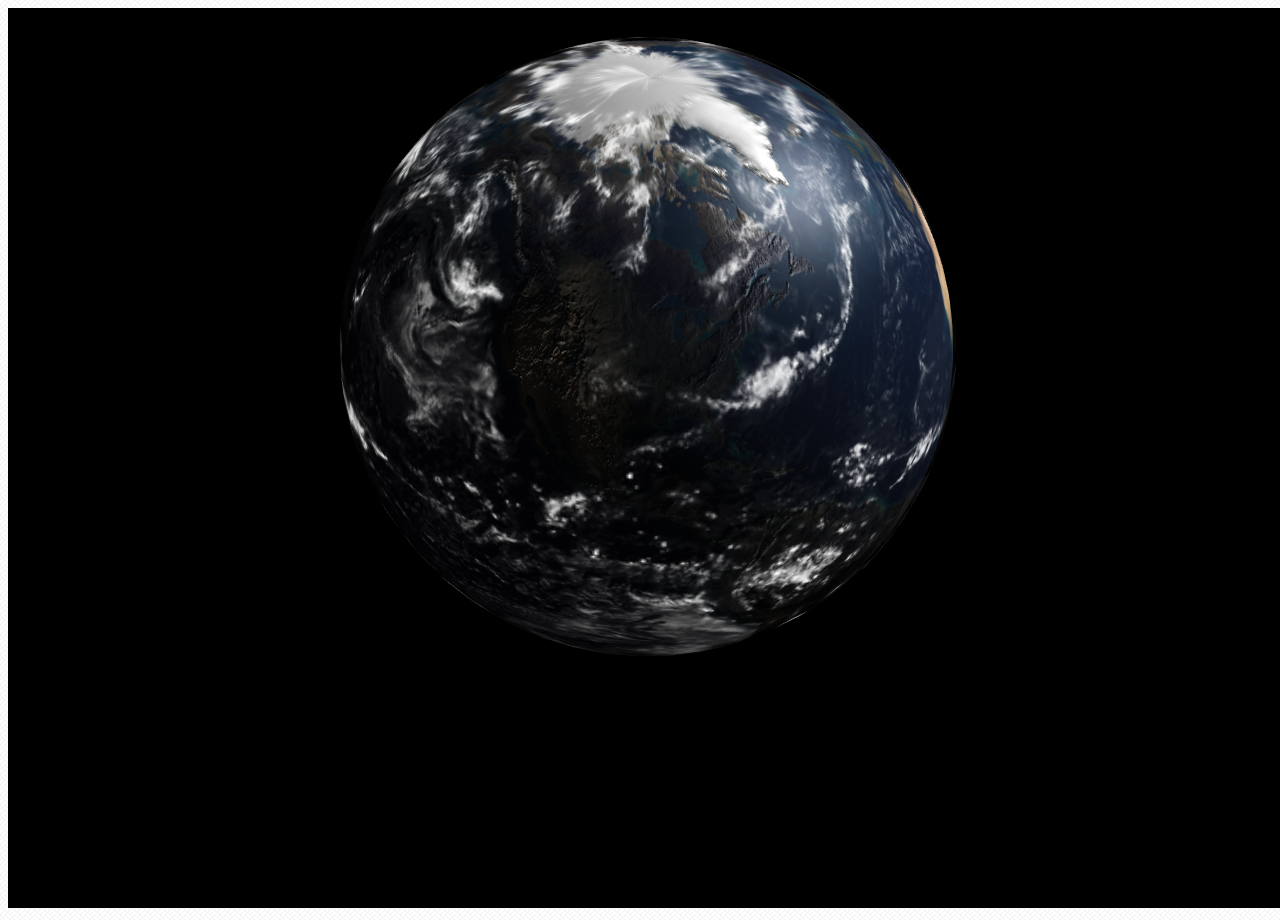
<file: planetas/iframes/texturizado3.html>
<!DOCTYPE html>
<html>

<head>
    <meta charset="utf-8">
    <meta http-equiv="X-UA-Compatible" content="IE=edge">
    <title>Escena Basica</title>
    <link rel="stylesheet" href="../css/custom.css">
    <script src="three/three.js"></script>
    <link rel="stylesheet" href="../js/highlight/styles/monokai-sublime.css">
</head>

<body class="body-slides">
    <script src="jquery.js"></script>
    <script src="three/OrbitControls.js"></script>
    <script src="../js/highlight/highlight.pack.js"></script>
    <script>
        hljs.initHighlightingOnLoad();
    </script>
    <script>
        var escena;
        //crea un ambiente de gráficos
        var camara;
        //muestra la posición de un objeto determinado
        var renderer;
        var controlCamara;
        var tierra;
        var nube;
        //dibuja los pixeles en pantalla
        //funcion de configuracion del renderizado
        function crearRenderer() {
            renderer = new THREE.WebGLRenderer({
                alpha: true,
                antialias: true
            });
            renderer.setClearColor(0x000000, 1);
            renderer.setSize(window.innerWidth, window.innerHeight);
            renderer.shadowMap.enabled = true;
            //decirle al renderer que habilite el manejo de sombras
        }

        function crearCamara() {
            camara = new THREE.PerspectiveCamera(40, window.innerWidth / window.innerHeight, 0.1, 1000);
            camara.position.x = 0;
            camara.position.y = 32;
            camara.position.z = 32;
            camara.name = 'camara';
            camara.lookAt(escena.position);
            controlCamara = new THREE.OrbitControls(camara);
            // ubicar la camara apuntando al centro del objeto
        }


        function crearTierra() {
            var tierraGeometria = new THREE.SphereGeometry(10, 100, 100);
            var tierraMaterial = crearMaterialTierra();
            tierra = new THREE.Mesh(tierraGeometria, tierraMaterial);
            tierra.name = 'tierra';
            tierra.castShadow = true;
            tierra.position.y = 5;
            escena.add(tierra);
        }

        function crearMaterialTierra() {
            var tierraTextura = new THREE.Texture(); // la nueva version de threejs sugiere primero crear un objeto vacio de la textura;
            var loader = new THREE.ImageLoader(); // carga imagenes js
            loader.load('texturas/tierra2.jpg', function(image) {
                tierraTextura.image = image; // una vez se carge la textura en memoria se debe asignar la imagen a la textura
                tierraTextura.needsUpdate = true; //avisa al redner que se requiere actualizar el objeto con textura en la escena
            }); //la funcion callback recibe un parametro que es la imagen
            var normalTextura = new THREE.Texture(); // la nueva version de threejs sugiere primero crear un objeto vacio de la textura;
            var loader = new THREE.ImageLoader(); // carga imagenes js
            loader.load('texturas/tierranormal.jpg', function(image) {
                normalTextura.image = image; // una vez se carge la textura en memoria se debe asignar la imagen a la textura
                normalTextura.needsUpdate = true; //avisa al redner que se requiere actualizar el objeto con textura en la escena
            }); //la funcion callback recibe un parametro que es la imagen


            var especularTextura = new THREE.Texture();
            var loader = new THREE.ImageLoader();
            loader.load('texturas/tierraespecular.jpg', function(image) {
                especularTextura.image = image;
                especularTextura.needsUpdate = true;
            });

            tierraMaterial = new THREE.MeshPhongMaterial();
            tierraMaterial.map = tierraTextura; // asigno al maping la textura cargada en la memoria

            tierraMaterial.normalMap = normalTextura;
            tierraMaterial.normalScale = new THREE.Vector2(0.5, 0.5);
            tierraMaterial.especularMap = especularTextura;
            tierraMaterial.specular = new THREE.Color(0x262626);

            return tierraMaterial;
        }

        function crearLuz() {
            var luzDireccional = new THREE.DirectionalLight(0xffffff, 1);
            luzDireccional.position.set(100, 100, -50);
            luzDireccional.name = "luz direccional";
            escena.add(luzDireccional);
            var luzAmbiental = new THREE.AmbientLight(0x111111);
            escena.add(luzAmbiental);
        }

        function crearNubes() {
            var esferaGeometria = new THREE.SphereGeometry(10.1, 50, 50);
            var nubeTextura = new THREE.Texture();
            var loader = new THREE.ImageLoader();
            loader.load('texturas/nubes.png', function(image) {
                nubeTextura.image = image;
                nubeTextura.needsUpdate = true;
            });
            var nubeMaterial = new THREE.MeshBasicMaterial();
            nubeMaterial.map = nubeTextura;
            nubeMaterial.transparent = true;
            nube = new THREE.Mesh(esferaGeometria, nubeMaterial);
            nube.name = 'nubes';
            nube.position.y = 5;

            escena.add(nube);
        }
        //funcion de configuración inicial de la escena
        function init() {
            escena = new THREE.Scene();
            crearRenderer();
            crearCamara();
            crearLuz();
            crearTierra();
            crearNubes();
            document.body.appendChild(renderer.domElement);
            render();
        }

        function render() {
            renderer.render(escena, camara);
            controlCamara.update();
            requestAnimationFrame(render);
            tierra.rotation.y += 0.001;
            nube.rotation.y += 0.0005;
        }
        init();
    </script>
</body>

</html>
</file>
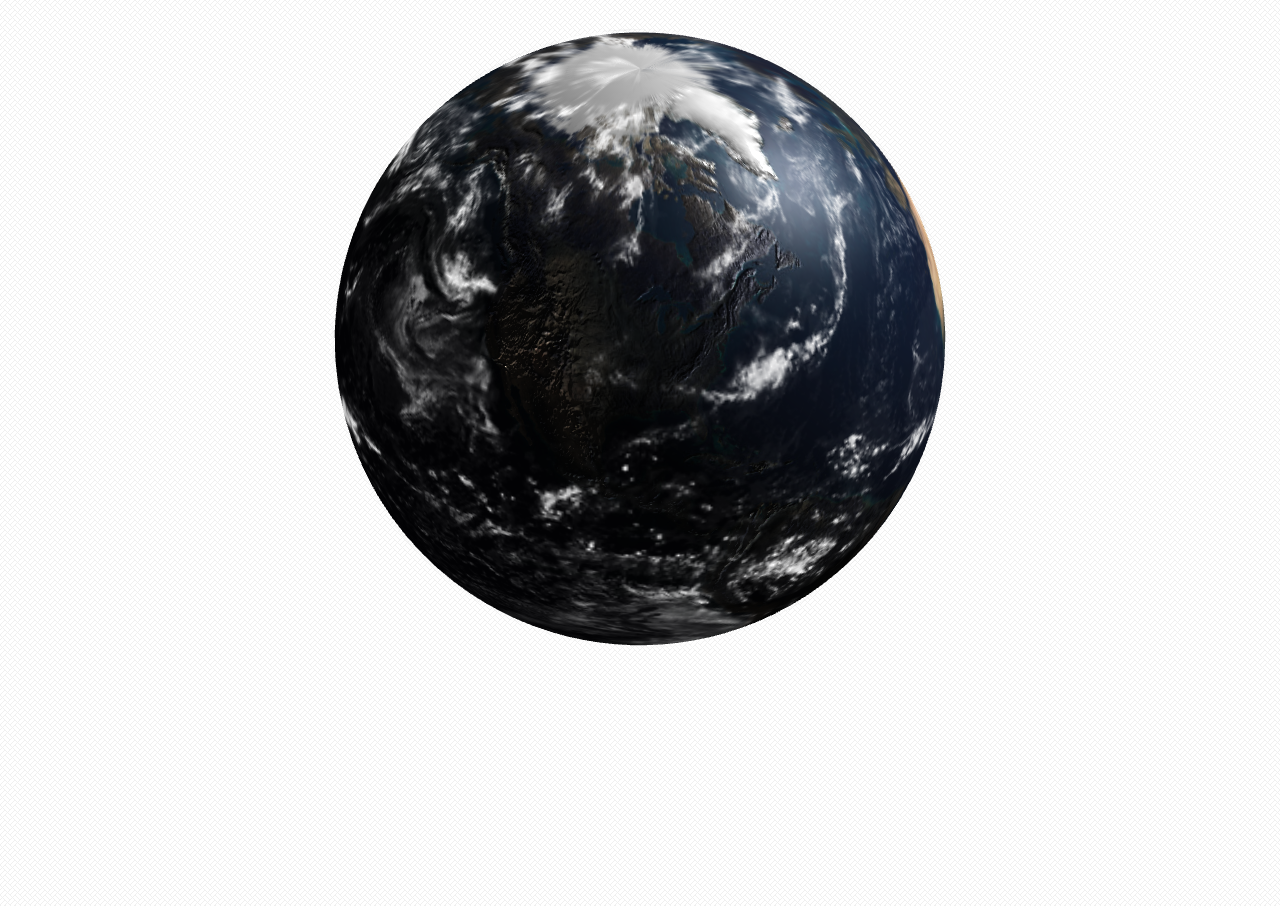
<file: planetas/iframes/titulo.html>
<!DOCTYPE html>
<html lang="en">

<head>
    <meta charset="utf-8">
    <meta http-equiv="X-UA-Compatible" content="IE=edge" />
    <meta name="viewport" content="width=device-width, initial-scale=1.0">
    <meta name="description" content="">
    <meta name="author" content="">
    <link rel="stylesheet" href="../css/custom.css">
    <title>Three.js Cube</title>

    <style type="text/css">
        html {
            overflow: hidden;
        }
        
        body {
            margin: 0;
            padding: 0;
            overflow: hidden;
            font-family: Monospace;
            font-size: 13px;
            line-height: 20px;
            color: #333;
        }
        
        a {
            color: #0088cc;
            text-decoration: none;
        }
        
        a:hover,
        a:focus {
            color: #005580;
            text-decoration: underline;
        }
        /* stats */
        
        #fps,
        #ms {
            background: transparent !important;
        }
        
        #fpsText,
        #msText {
            color: #aaa !important;
        }
        
        #fpsGraph,
        #msGraph {
            display: none;
        }
    </style>
</head>

<body class="body-slides">
    <div id="container"></div>
    <script src="three/three.js"></script>
    <script src="three/OrbitControls.js"></script>
    <script>
        var escena;
        //crea un ambiente de gráficos
        var camara;
        //muestra la posición de un objeto determinado
        var renderer;
        var controlCamara;
        //dibuja los pixeles en pantalla
        //funcion de configuracion del renderizado
        function crearRenderer() {
            renderer = new THREE.WebGLRenderer({
                alpha: true,
                antialias: true
            });
            renderer.setClearColor(0xffffff, 0);
            renderer.setSize(window.innerWidth, window.innerHeight);
            renderer.shadowMap.enabled = true;
            //decirle al renderer que habilite el manejo de sombras
        }

        function crearCamara() {
            camara = new THREE.PerspectiveCamera(40, window.innerWidth / window.innerHeight, 0.1, 1000);
            camara.position.x = 0;
            camara.position.y = 32;
            camara.position.z = 32;
            camara.name = 'camara';
            camara.lookAt(escena.position);
            controlCamara = new THREE.OrbitControls(camara);
            // ubicar la camara apuntando al centro del objeto
        }

        function crearPlano() {
            var planoGeometria = new THREE.PlaneGeometry(50, 50)
            var planoMaterial = new THREE.MeshLambertMaterial({
                color: 0xcccccc
            });
            var plano = new THREE.Mesh(planoGeometria, planoMaterial);
            plano.receiveShadow = true; // decirle al plano que reciba sombra
            plano.rotation.x = -0.5 * Math.PI;
            plano.position.y = -5;
            escena.add(plano);
        }

        function crearNubes() {
            var esferaGeometria = new THREE.SphereGeometry(10.1, 100, 100);
            var nubeTextura = new THREE.Texture();
            var loader = new THREE.ImageLoader();
            loader.load('texturas/nubes.png', function(image) {
                nubeTextura.image = image;
                nubeTextura.needsUpdate = true;
            });
            var nubeMaterial = new THREE.MeshBasicMaterial();
            nubeMaterial.map = nubeTextura;
            nubeMaterial.transparent = true;
            var nube = new THREE.Mesh(esferaGeometria, nubeMaterial);
            nube.name = 'nubes';
            nube.position.y = 5;
            escena.add(nube);
        }

        function crearTierra() {
            var tierraGeometria = new THREE.SphereGeometry(10, 100, 100);
            var tierraMaterial = crearMaterialTierra();
            var tierra = new THREE.Mesh(tierraGeometria, tierraMaterial);
            tierra.name = 'tierra';
            tierra.castShadow = true;
            tierra.position.y = 5;
            escena.add(tierra);
        }

        function crearMaterialTierra() {
            var tierraTextura = new THREE.Texture(); // la nueva version de threejs sugiere primero crear un objeto vacio de la textura;
            var loader = new THREE.ImageLoader(); // carga imagenes js
            loader.load('texturas/tierra2.jpg', function(image) {
                tierraTextura.image = image; // una vez se carge la textura en memoria se debe asignar la imagen a la textura
                tierraTextura.needsUpdate = true; //avisa al redner que se requiere actualizar el objeto con textura en la escena
            }); //la funcion callback recibe un parametro que es la imagen
            var normalTextura = new THREE.Texture(); // la nueva version de threejs sugiere primero crear un objeto vacio de la textura;
            var loader = new THREE.ImageLoader(); // carga imagenes js
            loader.load('texturas/tierranormal.jpg', function(image) {
                normalTextura.image = image; // una vez se carge la textura en memoria se debe asignar la imagen a la textura
                normalTextura.needsUpdate = true; //avisa al redner que se requiere actualizar el objeto con textura en la escena
            }); //la funcion callback recibe un parametro que es la imagen


            var especularTextura = new THREE.Texture();
            var loader = new THREE.ImageLoader();
            loader.load('texturas/tierraespecular.jpg', function(image) {
                especularTextura.image = image;
                especularTextura.needsUpdate = true;
            });

            tierraMaterial = new THREE.MeshPhongMaterial();
            tierraMaterial.map = tierraTextura; // asigno al maping la textura cargada en la memoria

            tierraMaterial.normalMap = normalTextura;
            tierraMaterial.normalScale = new THREE.Vector2(0.7, 0.7);
            tierraMaterial.especularMap = especularTextura;
            tierraMaterial.specular = new THREE.Color(0x262626);
            return tierraMaterial;
        }

        function crearLuz() {
            var luzDireccional = new THREE.DirectionalLight(0xffffff, 1);
            luzDireccional.position.set(100, 100, -50);
            luzDireccional.name = "luz direccional";
            escena.add(luzDireccional);
            var luzAmbiental = new THREE.AmbientLight(0x111111);
            escena.add(luzAmbiental);
        }

        function ejes() {
            var ejes = new THREE.AxisHelper(30);
            escena.add(ejes);
        }
        //funcion de configuración inicial de la escena
        function init() {
            escena = new THREE.Scene();
            crearRenderer();
            crearCamara();
            crearLuz();
            crearTierra();
            // crearPlano();
            crearNubes();
            // ejes();
            document.body.appendChild(renderer.domElement);
            render();
        }

        function render() {
            renderer.render(escena, camara);
            controlCamara.update();
            escena.getObjectByName('tierra').rotation.y += 0.0005;
            escena.getObjectByName('nubes').rotation.y += 0.0007;
            // escena.getObjectByName('tierra').position.x += 0.01;
            // escena.getObjectByName('nubes').position.x +=  0.01;
            // if (escena.getObjectByName('tierra').position.x > 5) {
            //    escena.getObjectByName('tierra').position.y += 0.5;
            //    escena.getObjectByName('nubes').position.y +=  0.5;
            // }
            // console.log(escena.getObjectByName('nubes').position);


            //realiza recursion para dibujar cada fotograma.
            requestAnimationFrame(render);
        }
        init();
    </script>
</body>

</html>
</file>
<file: planetas/resources/transitions.css>
/* fade out past subitems */
.deck-container > .slide .deck-before:not(.solid), .deck-container > .slide .deck-previous:not(.solid) {
  opacity: 0.4;
}

/* hide extra sections for slide */
.deck-container > .slide .slide-extra {
  -webkit-transition: -webkit-transform 300ms ease-in-out, opacity 300ms ease-in-out;
  -moz-transition: -moz-transform 300ms ease-in-out, opacity 300ms  ease-in-out;
  transition: transform 300ms ease-in-out, opacity 300ms  ease-in-out;

  opacity: 0;
}

/* fade in extra section along with mathcing subslide */
.deck-container > .slide .deck-current + .slide-extra {
  opacity: 1;
}

/* move down 160px on exit */
.deck-container .down160 {
  -webkit-transition-delay: 66ms;
  -moz-transition-delay: 66ms;
  transition-delay: 66ms;

  -webkit-transition: -webkit-transform 500ms ease-in-out, opacity 500ms ease-in-out;
  -moz-transition: -moz-transform 500ms ease-in-out, opacity 500ms  ease-in-out;
  transition: transform 500ms ease-in-out, opacity 500ms  ease-in-out;
  
  -webkit-transform-style: preserve-3d;
  -moz-transform-style: preserve-3d;
  transform-style: preserve-3d;
}
.deck-container > .slide.deck-before .down160,
.deck-container > .slide .deck-before.down160,
.deck-container > .slide.deck-previous .down160,
.deck-container > .slide .deck-previous.down160 {
  -webkit-transform: translate3d(0, 160px, 0);
  -moz-transform: translate3d(0, 160px, 0);
  transform: translate3d(0, 160px, 0);
}

/* scale down math on exit */
.deck-container > .slide.deck-before .shrinkmath .MathJax_Display,
.deck-container > .slide .deck-before.shrinkmath .MathJax_Display,
.deck-container > .slide.deck-previous .shrinkmath .MathJax_Display,
.deck-container > .slide .deck-previous.shrinkmath .MathJax_Display {
  -webkit-transform: scale(0.75, 0.75);
  -moz-transform: scale(0.75, 0.75);
  transform: scale(0.75, 0.75);

  -webkit-transition: -webkit-transform 500ms ease-in-out, opacity 500ms ease-in-out;
  -moz-transition: -moz-transform 500ms ease-in-out, opacity 500ms  ease-in-out;
  transition: transform 500ms ease-in-out, opacity 500ms  ease-in-out;
  
  -webkit-transform-style: preserve-3d;
  -moz-transform-style: preserve-3d;
  transform-style: preserve-3d;
}

/* hide past subitem if marked */
.deck-container > .slide .deck-before.temp, .deck-container > .slide .deck-previous.temp,
.deck-container > .slide.deck-before .temp:not(.slide), .deck-container > .slide.deck-previous .temp:not(.slide) {
  opacity: 0;

  -webkit-transition: -webkit-transform 300ms ease-in-out, opacity 300ms ease-in-out;
  -moz-transition: -moz-transform 300ms ease-in-out, opacity 300ms  ease-in-out;
  transition: transform 300ms ease-in-out, opacity 300ms  ease-in-out;
}

/* hide past subitem one frame late if marked */
.deck-container > .slide .deck-before.temp-delay,
.deck-container > .slide.deck-before .temp-delay:not(.slide) {
  opacity: 0;

  -webkit-transition: -webkit-transform 300ms ease-in-out, opacity 300ms ease-in-out;
  -moz-transition: -moz-transform 300ms ease-in-out, opacity 300ms  ease-in-out;
  transition: transform 300ms ease-in-out, opacity 300ms  ease-in-out;
}

/* move future slides away from viewport */
.csstransitions.csstransforms .deck-container .slide.deck-after + .deck-after {
  position: absolute;
  top: 2000px;
}

/* subsubitems are shown */
.deck-container > .slide .deck-before:not(.deck-child-current) .deck-before,
.deck-container > .slide .deck-before:not(.deck-child-current) .deck-previous,
.deck-container > .slide .deck-previous:not(.deck-child-current) .deck-before,
.deck-container > .slide .deck-previous:not(.deck-child-current) .deck-previous {
  opacity: 1;
}

/* subsubitem parent is shown */
.deck-container > .slide .deck-child-current {
  opacity: 1;
}

/* 3d perspective on container */
.csstransitions.csstransforms .deck-container {
  overflow-y: hidden;
  -webkit-perspective: 1000px;
  -moz-perspective: 1000px;
  perspective: 1000px;

  -webkit-perspective-origin: 50% 25%;
  -moz-perspective-origin: 50% 25%;
  perspective-origin: 50% 25%;
}

/* slide transition */
.csstransitions.csstransforms .deck-container > .slide {
  -webkit-transition-delay: 66ms;
  -moz-transition-delay: 66ms;
  transition-delay: 66ms;

  -webkit-transition: -webkit-transform 500ms ease-in-out, opacity 500ms ease-in-out;
  -moz-transition: -moz-transform 500ms ease-in-out, opacity 500ms  ease-in-out;
  transition: transform 500ms ease-in-out, opacity 500ms  ease-in-out;
  
  -webkit-transform-style: preserve-3d;
  -moz-transform-style: preserve-3d;
  transform-style: preserve-3d;
}

/* slide positioning */
.csstransitions.csstransforms .deck-container > .slide {
  position: absolute;
  top: 0;
  left: 0;
  -webkit-box-sizing: border-box;
  -moz-box-sizing: border-box;
  box-sizing: border-box;
  width: 100%;
}

/* subslide positioning */
.csstransitions.csstransforms .deck-container > .slide > * {
  will-change: transform;
}
.csstransitions.csstransforms .deck-container > .slide > .box.images:not(.slide),
.csstransitions.csstransforms .deck-container > .slide.invert > h1 {
  will-change: auto;
}
.csstransitions.csstransforms .deck-container > .slide .slide {
  position: relative;
  left: 0;
  top: 0;

  -webkit-transition: -webkit-transform 300ms ease-in-out, opacity 300ms ease-in-out;
  -moz-transition: -moz-transform 300ms ease-in-out, opacity 300ms ease-in-out;
  transition: transform 300ms ease-in-out, opacity 300ms ease-in-out;

  -webkit-transform-style: preserve-3d;
  -moz-transform-style: preserve-3d;
  transform-style: preserve-3d;
}
.csstransitions.csstransforms .deck-container > .slide .slide.slow {
  -webkit-transition: -webkit-transform 700ms ease-in-out, opacity 700ms ease-in-out;
  -moz-transition: -moz-transform 700ms ease-in-out, opacity 700ms ease-in-out;
  transition: transform 700ms ease-in-out, opacity 700ms ease-in-out;
}

/* ensure current slide is still gpu backed */
.csstransitions.csstransforms .deck-container > .deck-current,
.csstransitions.csstransforms .deck-container > .deck-current + .slide-extra {
  -webkit-transform: translateZ(0px);
  -moz-transform: translateZ(0px);
  transform: translateZ(0px);
}

/* subslide transition in */
.csstransitions.csstransforms .deck-container > .slide .deck-next,
.csstransitions.csstransforms .deck-container > .slide .deck-after,
.csstransitions.csstransforms .deck-container > .slide .deck-next + .slide-extra,
.csstransitions.csstransforms .deck-container > .slide .deck-after + .slide-extra {
  -webkit-transform: rotateY(-10deg) translate3d(0, 50px, -100px);
  -moz-transform: rotateY(-10deg) translate3d(0, 50px, -100px);
  transform: rotateY(-10deg) translate3d(0, 50px, -100px);
}

/* slide transition out */
.csstransitions.csstransforms .deck-container > .deck-previous,
.csstransitions.csstransforms .deck-container > .deck-before {
  -webkit-transform: rotateY(25deg) translateY(-150px);
  -moz-transform: rotateY(25deg) translateY(-150px);
  transform: rotateY(25deg) translateY(-150px);
}

/* slide transition in */
.csstransitions.csstransforms .deck-container > .deck-next,
.csstransitions.csstransforms .deck-container > .deck-after {
  -webkit-transform: rotateY(-25deg) translateY(150px);
  -moz-transform: rotateY(-25deg) translateY(150px);
  transform: rotateY(-25deg) translateY(150px);
}

/* alternate zoom slide transition */
.csstransitions.csstransforms .deck-container > .slide .deck-next.zoom,
.csstransitions.csstransforms .deck-container > .deck-next.zoom,
.csstransitions.csstransforms .deck-container > .deck-after.zoom {
  -webkit-transform: translateZ(100px);
  -moz-transform: translateZ(100px);
  transform: translateZ(100px);
}
.csstransitions.csstransforms .deck-container > .deck-previous.zoom:not(.deck-child-current),
.csstransitions.csstransforms .deck-container > .deck-before.zoom {
  -webkit-transform: none;
  -moz-transform: none;
  transform: none;
}

/* fade items in/out on transition */
.csstransitions.csstransforms .deck-container > .slide .deck-next,
.csstransitions.csstransforms .deck-container > .slide .deck-after,
.csstransitions.csstransforms .deck-container > .deck-previous,
.csstransitions.csstransforms .deck-container > .deck-before,
.csstransitions.csstransforms .deck-container > .deck-next,
.csstransitions.csstransforms .deck-container > .deck-after {
  opacity: 0;
}

/* slide with active subslides is gpu backed and visible */
.csstransitions.csstransforms .deck-container > .deck-child-current {
  -webkit-transform: translateZ(0px);
  -moz-transform: translateZ(0px);
  transform: translateZ(0px);

  opacity: 1;
  z-index: 10000;

  -webkit-transform-style: preserve-3d;
  -moz-transform-style: preserve-3d;
  transform-style: preserve-3d;
}

/* slow extra slide */
.csstransitions.csstransforms  .deck-container > .slide .slow,
.csstransitions.csstransforms  .deck-container > .slide + .slide-extra.slow {
  -webkit-transition: -webkit-transform 500ms ease-in-out, opacity 500ms ease-in-out;
  -moz-transition: -moz-transform 500ms ease-in-out, opacity 500ms ease-in-out;
  transition: transform 500ms ease-in-out, opacity 500ms ease-in-out;
}

/* reusable delays */
.csstransitions.csstransforms  .deck-container .slide .delay1 {
  -webkit-transition-delay: 100ms;
  -moz-transition-delay: 100ms;
  transition-delay: 100ms;
}

.csstransitions.csstransforms  .deck-container .slide .delay5 {
  -webkit-transition-delay: 500ms;
  -moz-transition-delay: 500ms;
  transition-delay: 500ms;
}

.csstransitions.csstransforms  .deck-container .slide .delay10 {
  -webkit-transition-delay: 1000ms;
  -moz-transition-delay: 1000ms;
  transition-delay: 1000ms;
}

.csstransitions.csstransforms  .deck-container .slide .delay20 {
  -webkit-transition-delay: 2000ms;
  -moz-transition-delay: 2000ms;
  transition-delay: 2000ms;
}

.csstransitions.csstransforms  .deck-container .slide .delay30 {
  -webkit-transition-delay: 3000ms;
  -moz-transition-delay: 3000ms;
  transition-delay: 3000ms;
}

.csstransitions.csstransforms  .deck-container .slide .delay40 {
  -webkit-transition-delay: 4000ms;
  -moz-transition-delay: 4000ms;
  transition-delay: 4000ms;
}

.csstransitions.csstransforms  .deck-container .slide .delay50 {
  -webkit-transition-delay: 5000ms;
  -moz-transition-delay: 5000ms;
  transition-delay: 5000ms;
}

.csstransitions.csstransforms  .deck-container .slide .delay60 {
  -webkit-transition-delay: 6000ms;
  -moz-transition-delay: 6000ms;
  transition-delay: 6000ms;
}

.csstransitions.csstransforms  .deck-container .slide .delay70 {
  -webkit-transition-delay: 7000ms;
  -moz-transition-delay: 7000ms;
  transition-delay: 7000ms;
}

.csstransitions.csstransforms  .deck-container .slide .delay80 {
  -webkit-transition-delay: 8000ms;
  -moz-transition-delay: 8000ms;
  transition-delay: 8000ms;
}

.csstransitions.csstransforms  .deck-container .slide .deck-previous.delay1,
.csstransitions.csstransforms  .deck-container .slide .deck-previous.delay10,
.csstransitions.csstransforms  .deck-container .slide .deck-previous.delay20,
.csstransitions.csstransforms  .deck-container .slide .deck-previous.delay30,
.csstransitions.csstransforms  .deck-container .slide .deck-previous.delay40 {
  -webkit-transition-delay: 0;
  -moz-transition-delay: 0;
  transition-delay: 0;
}

.deck-before {
  z-index: -1000;
}

.deck-before, .deck-previous, .deck-next, .deck-after {
  pointer-events: none;
}
</file>
<file: planetas/resources/typography.css>
/* colors */
body .deck-container {
  color: #243540;
}
body .deck-container .slide.page-cover h2,
body .deck-container .slide.page-cover h3 span {
  color: #39537d;
}
body .deck-container .slide {
  color: #333;
}
body .deck-container .slide h3 {
  color: #39537d;
}
body .deck-container .slide.page-cover h3 {
  color: #728491;
}

.deck-container .slide pre {
  border-color: #ccc;
  background: #f7f7f7;
}
.deck-container .slide pre.overlay {
  background-color: rgba(247, 247, 247, .9);
}
.csstransitions.csstransforms .deck-container > .slide.invert {
  background: #000;
  color: #fff;
}
.csstransitions.csstransforms .deck-container > .slide.invert h1 {
  color: #fff;
  -webkit-text-stroke: 0;
}

/* fonts */
body .deck-container h1, body .deck-container h2, body .deck-container h3, body .deck-container h4 {
  font-family: 'klavika-web', 'Klavika Web Basic', sans-serif;
  font-weight: bold;
  font-style: italic;
}

body .deck-container {
  font-family: 'klavika-web', 'Klavika Web Basic', sans-serif;
  font-weight: normal;
  font-style: italic;

  line-height: 1.5;
  font-size: 32px;
  background: #fff;

/*  box-shadow: 0px 2px 30px rgba(0, 0, 0, .3);*/
}

/* white outline */
body .deck-container .slide.mj, body .deck-container .slide .mj {
  font-size: 38px;
  text-shadow:
    3px 0px 1px rgb(255, 255, 255),
    -3px 0px 1px rgb(255, 255, 255),
    0px -3px 1px rgb(255, 255, 255),
    0px 3px 1px rgb(255, 255, 255),
    2px 2px 1px rgb(255, 255, 255),
    -2px 2px 1px rgb(255, 255, 255),
    2px -2px 1px rgb(255, 255, 255),
    -2px -2px 1px rgb(255, 255, 255),
    3px 2px 1px rgb(255, 255, 255),
    -3px 2px 1px rgb(255, 255, 255),
    3px -2px 1px rgb(255, 255, 255),
    -3px -2px 1px rgb(255, 255, 255),
    1px 3px 1px rgb(255, 255, 255),
    -1px 3px 1px rgb(255, 255, 255),
    1px -3px 1px rgb(255, 255, 255),
    -1px -3px 1px rgb(255, 255, 255),
    -1px -1px 1px rgb(255, 255, 255),
    -1px 1px 1px rgb(255, 255, 255),
    1px -1px 1px rgb(255, 255, 255),
    1px 1px 1px rgb(255, 255, 255);
}
body .deck-container .MathJax {
  font-style: normal;
  -webkit-font-smoothing: subpixel-antialiased;
}
body .deck-container .slide h1 .MathJax {
  font-style: normal;
  font-weight: normal;
}
body .deck-container .slide {
  word-spacing: 2px;
}
body .deck-container .slide h1 {
  font-size: 96px;
  font-weight: bold;
  -webkit-text-stroke: 2px #333;
  text-align: center;
  word-spacing: 5px;
}
body .deck-container .slide h1 i, body .deck-container .slide h4 i {
  display: block;
  margin-top: -20px;
  margin-bottom: 10px;
}
h1 i, h4 i, .i {
  opacity: .6;
}

body .deck-container .slide h2 {
  border: none;
  font-size: 56px;
  word-spacing: 2px;
  font-weight: bold;
  padding: 50px 50px 0;
  text-align: center;
}

body .deck-container .slide h3 {
  border: none;
  font-weight: bold;
  z-index: 11;
}

body .deck-container .slide h4 {
  font-size: 32px;
  font-weight: bold;
  text-align: center;
  word-spacing: 2px;
}

/* cover page */
body .deck-container .slide.page-cover h3 span {
  -webkit-text-stroke: 0;
  letter-spacing: 0px;
}

body .deck-container .slide.page-cover h2 {
  text-align: right;
}

body .deck-container .slide.page-cover h3 {
  text-align: left;
  font-size: 36px;
  word-spacing: 3px;
  -webkit-text-stroke: 1px #fff;
  letter-spacing: -1px;
}

/* blocks */
.deck-container .box.images>div {
  text-align: center;
}

/* pre elements */
.deck-container .slide pre {
  border-radius: 2px;
  -webkit-box-shadow: inset 0 1px 5px rgba(0, 0, 0, .15), inset 0 2px 30px rgba(0, 0, 0, .05);
  font-family: "Bitstream Vera Sans Mono", monospace;
  font-style: normal;
}
pre.small {
  font-size: 70%;
}
pre em {
  color: #a9d;
}

/* math coloring */
.mj-purple {
  color: #B040D0;
}
.mj-green {
  color: #20C050;
}
.mj-gold {
  color: #D0A020;
}
.mj-indigo {
  color: #4040e0;
}
.mj-blue {
  color: #3080Ff;
}
.mj-red {
  color: #C02060;
}
.mj-orangered {
  color: #c04000;
}
</file>
<file: planetas/deck/core/deck.core.css>
html, body {
  height: 100%;
  padding: 0;
  margin: 0;
}

.deck-container {
  position: relative;
  min-height: 100%;
  margin: 0 auto;
  overflow: hidden;
  overflow-y: auto;
}
.js .deck-container {
  visibility: hidden;
}
.ready .deck-container {
  visibility: visible;
}
.touch .deck-container {
  -webkit-text-size-adjust: none;
  -moz-text-size-adjust: none;
}

.deck-loading {
  display: none;
}

.slide {
  width: auto;
  min-height: 100%;
  position: relative;
}

.deck-before, .deck-previous, .deck-next, .deck-after {
  position: absolute;
  left: -999em;
  top: -999em;
}

.deck-current {
  z-index: 2;
}

.slide .slide {
  visibility: hidden;
  position: static;
  min-height: 0;
}

.deck-child-current {
  position: static;
  z-index: 2;
}
.deck-child-current .slide {
  visibility: hidden;
}
.deck-child-current .deck-previous, .deck-child-current .deck-before, .deck-child-current .deck-current {
  visibility: visible;
}
</file>
<file: planetas/deck/extensions/goto/deck.goto.css>
.goto-form {
  position: absolute;
  z-index: 3;
  bottom: 10px;
  left: 50%;
  height: 1.75em;
  margin: 0 0 0 -9.125em;
  line-height: 1.75em;
  padding: 0.625em;
  display: none;
  background: #ccc;
  overflow: hidden;
  border-radius: 10px;
}
.goto-form label {
  font-weight: bold;
}
.goto-form label, .goto-form input {
  display: inline-block;
  font-family: inherit;
}
.deck-goto .goto-form {
  display: block;
}

#goto-slide {
  width: 8.375em;
  margin: 0 0.625em;
  height: 1.4375em;
}

@media print {
  .goto-form, #goto-slide {
    display: none;
  }
}
</file>
<file: planetas/deck/extensions/menu/deck.menu.css>
.deck-menu {
  overflow: auto;
}
.deck-menu .slide {
  background: #eee;
  position: relative;
  left: 0;
  top: 0;
  visibility: visible;
  cursor: pointer;
}
.no-csstransforms .deck-menu > .slide {
  float: left;
  width: 22%;
  height: 22%;
  min-height: 0;
  margin: 1%;
  font-size: 0.22em;
  overflow: hidden;
  padding: 0 0.5%;
}
.csstransforms .deck-menu > .slide {
  -webkit-transform: scale(0.22) !important;
  -ms-transform: scale(0.22) !important;
  transform: scale(0.22) !important;
  -webkit-transform-origin: 0 0;
  -ms-transform-origin: 0 0;
  transform-origin: 0 0;
  -moz-box-sizing: border-box;
  box-sizing: border-box;
  width: 100%;
  height: 100%;
  overflow: hidden;
  padding: 0 48px;
  margin: 12px;
}
.deck-menu iframe, .deck-menu img, .deck-menu video {
  max-width: 100%;
}
.deck-menu .deck-current, .no-touch .deck-menu .slide:hover {
  background: #ddf;
}
.deck-menu.deck-container:hover .deck-prev-link, .deck-menu.deck-container:hover .deck-next-link {
  display: none;
}
</file>
<file: planetas/deck/extensions/navigation/deck.navigation.css>
.deck-prev-link, .deck-next-link {
  display: none;
  position: absolute;
  z-index: 3;
  top: 50%;
  width: 32px;
  height: 32px;
  margin-top: -16px;
  font-size: 20px;
  font-weight: bold;
  line-height: 32px;
  vertical-align: middle;
  text-align: center;
  text-decoration: none;
  color: #fff;
  background: #888;
  border-radius: 16px;
}
.deck-prev-link:hover, .deck-prev-link:focus, .deck-prev-link:active, .deck-prev-link:visited, .deck-next-link:hover, .deck-next-link:focus, .deck-next-link:active, .deck-next-link:visited {
  color: #fff;
}

.deck-prev-link {
  left: 8px;
}

.deck-next-link {
  right: 8px;
}

.deck-container:hover .deck-prev-link, .deck-container:hover .deck-next-link {
  display: block;
}
.deck-container:hover .deck-prev-link.deck-nav-disabled, .touch .deck-container:hover .deck-prev-link, .deck-container:hover .deck-next-link.deck-nav-disabled, .touch .deck-container:hover .deck-next-link {
  display: none;
}

@media print {
  .deck-prev-link, .deck-next-link {
    display: none !important;
  }
}
</file>
<file: planetas/deck/extensions/status/deck.status.css>
.deck-status {
  position: absolute;
  bottom: 10px;
  right: 5px;
  color: #888;
  z-index: 3;
  margin: 0;
}

body > .deck-container .deck-status {
  position: fixed;
}

@media print {
  .deck-status {
    display: none;
  }
}
</file>
<file: planetas/deck/extensions/scale/deck.scale.css>
.csstransforms .deck-container.deck-scale:not(.deck-menu) {
  overflow: hidden;
}
.csstransforms .deck-container.deck-scale:not(.deck-menu) > .slide {
  -moz-box-sizing: padding-box;
  box-sizing: padding-box;
  width: 100%;
  padding-bottom: 20px;
}
.csstransforms .deck-container.deck-scale:not(.deck-menu) > .slide > .deck-slide-scaler {
  -webkit-transform-origin: 50% 0;
  -ms-transform-origin: 50% 0;
  transform-origin: 50% 0;
}

.csstransforms .deck-container.deck-menu .deck-slide-scaler {
  -webkit-transform: none !important;
  -ms-transform: none !important;
  transform: none !important;
}
</file>
<file: planetas/deck/themes/transition/horizontal-slide.css>
.csstransitions.csstransforms {
  overflow-x: hidden;
}
.csstransitions.csstransforms .deck-container > .slide {
  -webkit-transition: -webkit-transform 500ms ease-in-out;
  transition: transform 500ms ease-in-out;
}
.csstransitions.csstransforms .deck-container:not(.deck-menu) > .slide {
  position: absolute;
  top: 0;
  left: 0;
}
.csstransitions.csstransforms .deck-container:not(.deck-menu) > .slide .slide {
  position: relative;
  left: 0;
  top: 0;
  -webkit-transition: -webkit-transform 500ms ease-in-out, opacity 500ms ease-in-out;
  transition: transform 500ms ease-in-out, opacity 500ms ease-in-out;
}
.csstransitions.csstransforms .deck-container:not(.deck-menu) > .slide .deck-next, .csstransitions.csstransforms .deck-container:not(.deck-menu) > .slide .deck-after {
  visibility: visible;
  -webkit-transform: translate3d(200%, 0, 0);
  -ms-transform: translate(200%, 0);
  transform: translate3d(200%, 0, 0);
}
.csstransitions.csstransforms .deck-container:not(.deck-menu) > .deck-previous {
  -webkit-transform: translate3d(-200%, 0, 0);
  -ms-transform: translate(-200%, 0);
  transform: translate3d(-200%, 0, 0);
}
.csstransitions.csstransforms .deck-container:not(.deck-menu) > .deck-before {
  -webkit-transform: translate3d(-400%, 0, 0);
  -ms-transform: translate(-400%, 0);
  transform: translate3d(-400%, 0, 0);
}
.csstransitions.csstransforms .deck-container:not(.deck-menu) > .deck-next {
  -webkit-transform: translate3d(200%, 0, 0);
  -ms-transform: translate(200%, 0);
  transform: translate3d(200%, 0, 0);
}
.csstransitions.csstransforms .deck-container:not(.deck-menu) > .deck-after {
  -webkit-transform: translate3d(400%, 0, 0);
  -ms-transform: translate(400%, 0);
  transform: translate3d(400%, 0, 0);
}
.csstransitions.csstransforms .deck-container:not(.deck-menu) > .deck-before .slide, .csstransitions.csstransforms .deck-container:not(.deck-menu) > .deck-previous .slide {
  visibility: visible;
}
.csstransitions.csstransforms .deck-container:not(.deck-menu) > .deck-child-current {
  -webkit-transform: none;
  -ms-transform: none;
  transform: none;
}
</file>
<file: planetas/css/custom.css>
iframe{
 	position: absolute;
    width: 100%;
    height: 100%;
    top: 0;
    left: 0;
 }

 .body-slides{
 	background: url("../images/cream_pixels.png") repeat !important;
 }

 body .deck-container .slide h1{
 	color: #fff !important
 }
 .relleno-top{
 	padding-top: 12%;
 }
 .csstransitions.csstransforms .deck-container:not(.deck-menu) > .slide .slide{
 	padding: 0 !important
 }
</file>
<file: planetas/js/highlight/styles/monokai-sublime.css>
/*

Monokai Sublime style. Derived from Monokai by noformnocontent http://nn.mit-license.org/

*/

.hljs {
  display: block;
  overflow-x: auto;
  padding: 0.5em;
  background: #23241f;
}

.hljs,
.hljs-tag,
.hljs-subst {
  color: #f8f8f2;
}

.hljs-strong,
.hljs-emphasis {
  color: #a8a8a2;
}

.hljs-bullet,
.hljs-quote,
.hljs-number,
.hljs-regexp,
.hljs-literal,
.hljs-link {
  color: #ae81ff;
}

.hljs-code,
.hljs-title,
.hljs-section,
.hljs-selector-class {
  color: #a6e22e;
}

.hljs-strong {
  font-weight: bold;
}

.hljs-emphasis {
  font-style: italic;
}

.hljs-keyword,
.hljs-selector-tag,
.hljs-name,
.hljs-attr {
  color: #f92672;
}

.hljs-symbol,
.hljs-attribute {
  color: #66d9ef;
}

.hljs-params,
.hljs-class .hljs-title {
  color: #f8f8f2;
}

.hljs-string,
.hljs-type,
.hljs-built_in,
.hljs-builtin-name,
.hljs-selector-id,
.hljs-selector-attr,
.hljs-selector-pseudo,
.hljs-addition,
.hljs-variable,
.hljs-template-variable {
  color: #e6db74;
}

.hljs-comment,
.hljs-deletion,
.hljs-meta {
  color: #75715e;
}
</file>
<file: planetas/deck/test/lib/jasmine.css>
body {
  font-family: "Helvetica Neue Light", "Lucida Grande", "Calibri", "Arial", sans-serif;
}


.jasmine_reporter a:visited, .jasmine_reporter a {
  color: #303; 
}

.jasmine_reporter a:hover, .jasmine_reporter a:active {
  color: blue; 
}

.run_spec {
  float:right;
  padding-right: 5px;
  font-size: .8em;
  text-decoration: none;
}

.jasmine_reporter {
  margin: 0 5px;
}

.banner {
  color: #303;
  background-color: #fef;
  padding: 5px;
}

.logo {
  float: left;
  font-size: 1.1em;
  padding-left: 5px;
}

.logo .version {
  font-size: .6em;
  padding-left: 1em;
}

.runner.running {
  background-color: yellow;
}


.options {
  text-align: right;
  font-size: .8em;
}




.suite {
  border: 1px outset gray;
  margin: 5px 0;
  padding-left: 1em;
}

.suite .suite {
  margin: 5px; 
}

.suite.passed {
  background-color: #dfd;
}

.suite.failed {
  background-color: #fdd;
}

.spec {
  margin: 5px;
  padding-left: 1em;
  clear: both;
}

.spec.failed, .spec.passed, .spec.skipped {
  padding-bottom: 5px;
  border: 1px solid gray;
}

.spec.failed {
  background-color: #fbb;
  border-color: red;
}

.spec.passed {
  background-color: #bfb;
  border-color: green;
}

.spec.skipped {
  background-color: #bbb;
}

.messages {
  border-left: 1px dashed gray;
  padding-left: 1em;
  padding-right: 1em;
}

.passed {
  background-color: #cfc;
  display: none;
}

.failed {
  background-color: #fbb;
}

.skipped {
  color: #777;
  background-color: #eee;
  display: none;
}


/*.resultMessage {*/
  /*white-space: pre;*/
/*}*/

.resultMessage span.result {
  display: block;
  line-height: 2em;
  color: black;
}

.resultMessage .mismatch {
  color: black;
}

.stackTrace {
  white-space: pre;
  font-size: .8em;
  margin-left: 10px;
  max-height: 5em;
  overflow: auto;
  border: 1px inset red;
  padding: 1em;
  background: #eef;
}

.finished-at {
  padding-left: 1em;
  font-size: .6em;
}

.show-passed .passed,
.show-skipped .skipped {
  display: block;
}


#jasmine_content {
  position:fixed;
  right: 100%;
}

.runner {
  border: 1px solid gray;
  display: block;
  margin: 5px 0;
  padding: 2px 0 2px 10px;
}
</file>
<file: planetas/deck/core/print.css>
body {
  font-size: 18pt;
}

h1 {
  font-size: 48pt;
}

h2 {
  font-size: 36pt;
}

h3 {
  font-size: 28pt;
}

pre {
  border: 1px solid #000;
  padding: 10px;
  white-space: pre-wrap;
}

.deck-container > .slide {
  page-break-after: always;
}
</file>
<file: planetas/deck/themes/style/swiss.css>
/* Resets and base styles from HTML5 Boilerplate */
div, span, object, iframe,
h1, h2, h3, h4, h5, h6, p, blockquote, pre,
abbr, address, cite, code, del, dfn, em, img, ins, kbd, q, samp,
small, strong, sub, sup, var, b, i, dl, dt, dd, ol, ul, li,
fieldset, form, label, legend,
table, caption, tbody, tfoot, thead, tr, th, td,
article, aside, canvas, details, figcaption, figure,
footer, header, hgroup, menu, nav, section, summary,
time, mark, audio, video {
  margin: 0;
  padding: 0;
  border: 0;
  font-size: 100%;
  font: inherit;
  vertical-align: baseline;
}

article, aside, details, figcaption, figure,
footer, header, hgroup, menu, nav, section {
  display: block;
}

blockquote, q {
  quotes: none;
}
blockquote:before, blockquote:after, q:before, q:after {
  content: "";
  content: none;
}

ins {
  background-color: #ff9;
  color: #000;
  text-decoration: none;
}

mark {
  background-color: #ff9;
  color: #000;
  font-style: italic;
  font-weight: bold;
}

del {
  text-decoration: line-through;
}

abbr[title], dfn[title] {
  border-bottom: 1px dotted;
  cursor: help;
}

table {
  border-collapse: collapse;
  border-spacing: 0;
}

hr {
  display: block;
  height: 1px;
  border: 0;
  border-top: 1px solid #ccc;
  margin: 1em 0;
  padding: 0;
}

input, select {
  vertical-align: middle;
}

select, input, textarea, button {
  font: 99% sans-serif;
}

pre, code, kbd, samp {
  font-family: monospace, sans-serif;
}

a {
  -webkit-tap-highlight-color: rgba(0, 0, 0, 0);
}
a:hover, a:active {
  outline: none;
}

ul, ol {
  margin-left: 2em;
  vertical-align: top;
}

ol {
  list-style-type: decimal;
}

nav ul, nav li {
  margin: 0;
  list-style: none;
  list-style-image: none;
}

small {
  font-size: 85%;
}

strong, th {
  font-weight: bold;
}

td {
  vertical-align: top;
}

sub, sup {
  font-size: 75%;
  line-height: 0;
  position: relative;
}

sup {
  top: -0.5em;
}

sub {
  bottom: -0.25em;
}

textarea {
  overflow: auto;
}

input[type="radio"] {
  vertical-align: text-bottom;
}

input[type="checkbox"] {
  vertical-align: bottom;
}

label,
input[type="button"],
input[type="submit"],
input[type="image"],
button {
  cursor: pointer;
}

button, input, select, textarea {
  margin: 0;
}

input:invalid, textarea:invalid {
  border-radius: 1px;
  -moz-box-shadow: 0px 0px 5px red;
  -webkit-box-shadow: 0px 0px 5px red;
  box-shadow: 0px 0px 5px red;
}
input:invalid .no-boxshadow, textarea:invalid .no-boxshadow {
  background-color: #f0dddd;
}

button {
  width: auto;
  overflow: visible;
}

select, input, textarea {
  color: #444444;
}

a {
  color: #607890;
}
a:hover, a:focus {
  color: #036;
}
a:link {
  -webkit-tap-highlight-color: #fff;
}

/* End HTML5 Boilerplate adaptations */
h1 {
  font-size: 4.5em;
}

h1, .vcenter {
  font-weight: bold;
  text-align: center;
  padding-top: 1em;
  max-height: 100%;
}
.csstransforms h1, .csstransforms .vcenter {
  padding: 0 48px;
  position: absolute;
  left: 0;
  right: 0;
  top: 50%;
  -webkit-transform: translate(0, -50%);
  -moz-transform: translate(0, -50%);
  -ms-transform: translate(0, -50%);
  -o-transform: translate(0, -50%);
  transform: translate(0, -50%);
}

.vcenter h1 {
  position: relative;
  top: auto;
  padding: 0;
  -webkit-transform: none;
  -moz-transform: none;
  -ms-transform: none;
  -o-transform: none;
  transform: none;
}

h2 {
  font-size: 2.25em;
  font-weight: bold;
  padding-top: .5em;
  margin: 0 0 .66666em 0;
  border-bottom: 3px solid #888;
}

h3 {
  font-size: 1.4375em;
  font-weight: bold;
  margin-bottom: .30435em;
}

h4 {
  font-size: 1.25em;
  font-weight: bold;
  margin-bottom: .25em;
}

h5 {
  font-size: 1.125em;
  font-weight: bold;
  margin-bottom: .2222em;
}

h6 {
  font-size: 1em;
  font-weight: bold;
}

img, iframe, video {
  display: block;
  max-width: 100%;
}

video, iframe, img {
  display: block;
  margin: 0 auto;
}

p, blockquote, iframe, img, ul, ol, pre, video {
  margin-bottom: 1em;
}

pre {
  white-space: pre;
  white-space: pre-wrap;
  word-wrap: break-word;
  padding: 1em;
  border: 1px solid #888;
}

em {
  font-style: italic;
}

li {
  padding: .25em 0;
  vertical-align: middle;
}
li > ol, li > ul {
  margin-bottom: inherit;
}

.deck-container {
  font-size: 16px;
  line-height: 1.25;
  color: #444;
}

.slide {
  -moz-box-sizing: border-box;
  box-sizing: border-box;
  width: 100%;
}

h1 {
  color: #000;
}

h2 {
  color: #c00;
  border-bottom-color: #ccc;
}

h3 {
  color: #888;
}

pre {
  border-color: #ccc;
}

code {
  color: #888;
}

blockquote {
  font-size: 2em;
  font-style: italic;
  padding: 1em 2em;
  color: #000;
  border-left: 5px solid #ccc;
}
blockquote p {
  margin: 0;
}
blockquote cite {
  font-size: .5em;
  font-style: normal;
  font-weight: bold;
  color: #888;
}

::-moz-selection {
  background: #c00;
  color: #fff;
}

::selection {
  background: #c00;
  color: #fff;
}

a, a:hover, a:focus, a:active, a:visited {
  color: #c00;
  text-decoration: none;
}
a:hover, a:focus {
  text-decoration: underline;
}

.deck-container {
  font-family: "Helvetica Neue", sans-serif;
  font-size: 1.75em;
  background: #fff;
}
.deck-container > .slide {
  padding: 0 48px;
}

.slide .deck-before, .slide .deck-previous {
  opacity: 0.4;
}
.slide .deck-before:not(.deck-child-current) .deck-before, .slide .deck-before:not(.deck-child-current) .deck-previous, .slide .deck-previous:not(.deck-child-current) .deck-before, .slide .deck-previous:not(.deck-child-current) .deck-previous {
  opacity: 1;
}
.slide .deck-child-current {
  opacity: 1;
}

.deck-prev-link, .deck-next-link {
  background: #ccc;
  font-family: serif;
}
.deck-prev-link, .deck-prev-link:hover, .deck-prev-link:focus, .deck-prev-link:active, .deck-prev-link:visited, .deck-next-link, .deck-next-link:hover, .deck-next-link:focus, .deck-next-link:active, .deck-next-link:visited {
  color: #fff;
}
.deck-prev-link:hover, .deck-prev-link:focus, .deck-next-link:hover, .deck-next-link:focus {
  background: #c00;
  text-decoration: none;
}

.deck-status {
  font-size: 0.6666em;
}

.deck-menu .slide {
  background: #eee;
}
.deck-menu .deck-current, .no-touch .deck-menu .slide:hover {
  background: #ddf;
}
</file>
<file: planetas/resources/layout.css>
/* body */
html, body {
  padding: 0;
  height: 100%;
  background: #eee;
}

/* reset */
body .slide * {
  margin: 0;
  padding: 0;
}
.slide .slide {
  opacity: 0;
  visibility: visible;
}
.deck-child-current .deck-previous, .deck-child-current .deck-before, .deck-child-current .deck-current {
  opacity: 1;
}
.deck-container .slide h1 {
  margin: 0;
  padding: 0;
  position: relative;
  top: auto;
  left: auto;
  right: auto;
  -webkit-transform: none;
  -moz-transform: none;
  transform: none;
}

/* frame */
.deck-container {
  position: absolute;
  top: 50%;
  left: 50%;
  margin-left: -640px;
  margin-top: -390px;
}
body.offline .deck-container {
  position: absolute;
  top: 50%;
  left: 50%;
  margin-left: -640px;
  margin-top: -360px;
}
.deck-container, .deck-container > .slide {
  padding: 0;
  width: 1280px;
  height: 720px;
  min-height: 0;
}
.deck-container, .deck-container > .slide .slide.inflate  {
  width: 1280px;
  height: 720px;
}
.deck-container .slide {
  background: none;
}
.slide > p, .slide h1, .slide h2, .slide pre {
  position: relative;
  z-index: 10;
}

/* block elements */
.deck-container .slide p {
  margin-bottom: 25px;
}

.deck-container .box {
  box-sizing: border-box;
  padding: 25px 50px;
}

.deck-container .box:first-child {
  padding-top: 50px;
}

.deck-container .box.images {
  display: table;
  margin-left: auto;
  margin-right: auto;
}
.deck-container .box.images > div {
  display: table-cell;
  vertical-align: middle;
  text-align: center;
  margin: 0;
  padding: 0 25px;
}
.deck-container .box.images img {
  display: inline;
  margin: 0;
  padding: 0;
}
.deck-container .box.images > :first-child {
  padding-left: 0;
}
.deck-container .box.images > :last-child {
  padding-right: 0;
}
.deck-container .box.images.equalTicks > div {
  width: 105px;
  padding: 0;
  margin: 0 !important;
}
.deck-container .slide.overlay img {
  margin-left: auto;
  margin-right: auto;
  box-shadow: 0 2px 20px rgba(255,255,255,1);
}

/* cover page layout */
body .deck-container .slide h1 {
  margin-top:   0px;
}
body .deck-container .slide.page-cover h1 {
  margin-top: 220px;
}
.deck-container .slide.page-cover h2 {
  position: absolute;
  left: 0;
  right: 0;
  top: 610px;
  padding: 0 50px 0 0;
  opacity: .5;
}

body .deck-container .slide.page-cover h3 {
  position: absolute;
  left: 0;
  right: 0;
  top: 580px;
  padding-left: 50px;
}

/* reference page layout */
.deck-container .slide.page-ref h3 {
  text-align: center;
}

/* manual layout adjustments */
.csstransitions.csstransforms .deck-container .slide.temp {
  position: absolute;
}
.csstransitions.csstransforms .deck-container .slide.abs,
.csstransitions.csstransforms .deck-container .abs {
  position: absolute !important;
  width: 300px;
  margin-left: -150px;
  margin-top: -100px;
  left: 50%;
  right: auto;
  top: 50%;
  bottom: auto;
}
.csstransitions.csstransforms .deck-container .slide.abs-l,
.csstransitions.csstransforms .deck-container .abs-l {
  width: 200px;
  position: absolute !important;
  right: auto;
  top: 300px;
  left: 200px;
  z-index: 20;
}
.csstransitions.csstransforms .deck-container .slide.abs-r,
.csstransitions.csstransforms .deck-container .abs-r {
  width: 200px;
  position: absolute !important;
  left: auto;
  top: 300px;
  right: 200px;
  z-index: 20;
}
.csstransitions.csstransforms .deck-container .slide.abs-tc,
.csstransitions.csstransforms .deck-container .abs-tc {
  width: 100%;
  position: absolute !important;
  bottom: auto;
  top: 50px;
  left: 0;
  right: 0;
  text-align: center;
  z-index: 20;
}
.csstransitions.csstransforms .deck-container .slide.abs-tl,
.csstransitions.csstransforms .deck-container .abs-tl {
  width: 450px;
  position: absolute !important;
  left: 100px;
  top: 100px;
  z-index: 20;
}
.csstransitions.csstransforms .deck-container .slide.abs-tr,
.csstransitions.csstransforms .deck-container .abs-tr {
  width: 450px;
  position: absolute !important;
  left: auto;
  right: 100px;
  top: 100px;
  z-index: 20;
}
.csstransitions.csstransforms .deck-container .slide.abs-bl,
.csstransitions.csstransforms .deck-container .abs-bl {
  width: 450px;
  position: absolute !important;
  top: auto;
  right: auto;
  left: 100px;
  bottom: 50px;
  z-index: 20;
  font-size: 28px;
}
.csstransitions.csstransforms .deck-container .slide.abs-br,
.csstransitions.csstransforms .deck-container .abs-br {
  width: 450px;
  position: absolute !important;
  top: auto;
  left: auto;
  right: 100px;
  bottom: 50px;
  z-index: 20;
  font-size: 28px;
}
.csstransitions.csstransforms .deck-container .slide.abs-bc,
.csstransitions.csstransforms .deck-container .abs-bc {
  width: 100%;
  position: absolute !important;
  top: auto;
  bottom: 50px;
  left: 0;
  right: 0;
  text-align: center;
  z-index: 20;
}
.csstransitions.csstransforms .deck-container .abs-bc img {
  margin: 0 auto;
}

.deck-container .t-2 {
  margin-top: -50px !important;
  padding-top: 0 !important;
}
.deck-container .t-1 {
  margin-top: -25px !important;
  padding-top: 0 !important;
}
.deck-container .t0 {
  margin-top: 0 !important;
  padding-top: 0 !important;
}
.deck-container .t1 {
  margin-top: 25px !important;
}
.deck-container .t2 {
  margin-top: 50px !important;
}
.deck-container .t3 {
  margin-top: 75px !important;
}
.deck-container .t4 {
  margin-top: 100px !important;
}
.deck-container .t5 {
  margin-top: 125px !important;
}
.deck-container .t6 {
  margin-top: 150px !important;
}
.deck-container .l4 {
  padding-left: 100px !important;
}
.deck-container .r4 {
  padding-right: 100px !important;
}

/* code */
.deck-container .slide pre {
  border-color: #ccc;
  -webkit-box-shadow: inset 0 2px 5px rgba(0, 0, 0, .3);
  -moz-box-shadow: inset 0 2px 5px rgba(0, 0, 0, .3);
  box-shadow: inset 0 2px 5px rgba(0, 0, 0, .3);
  padding: 25px;
}
.deck-container .slide pre.thin {
  padding: 10px;
}
.deck-container .slide pre.overlay {
  margin: 100px 50px 0 50px;
}
.deck-container .slide pre.halfL {
  width: 45%;
  float: left;
}
.deck-container .slide pre.halfR {
  width: 45%;
  float: right;
}
.deck-container .slide pre.wrap {
  white-space: pre-wrap;
}
.deck-container .slide blockquote {
  padding: 1em 1em;
  font-size: 56px;
}
.deck-container .slide blockquote p {
  margin: 0;
}
.deck-container .slide p.signature {
  text-align: right;
  padding-right: 50px;
}

/* centerfold layout */
.deck-container .slide .icon-float {
  position: absolute;
  bottom: 50px;
  right: 100px;

  -webkit-transform: scale(1.05, 1.05) translateZ(50px);
  -moz-transform: scale(1.05, 1.05) translateZ(50px);
  transform: scale(1.05, 1.05) translateZ(50px);
}
.deck-container .slide .make-it-pop {
  -webkit-transform: scale(1.05, 1.05) translateZ(50px);
  -moz-transform: scale(1.05, 1.05) translateZ(50px);
  transform: scale(1.05, 1.05) translateZ(50px);
}
.deck-container .slide .icon-float img {
  margin: 0;
}
.deck-container .slide.page-centerfold video {
  width: 1280px;
}
.deck-container .slide.page-centerfold .box {
  display: table;
  margin-left: auto;
  margin-right: auto;
}
.deck-container .slide.page-centerfold .box > div {
  display: table-cell;
  vertical-align: middle;
}
.deck-container .slide.page-centerfold .box > div iframe,
.deck-container .slide.page-centerfold .box > div img, {
  margin: 0 auto;
}

/* two up layout */
.deck-container .slide.page-two-up .box {
  float: left;
  width: 50%;
  padding: 50px 50px 50px 25px;
}
.deck-container .slide.page-two-up .box:first-child {
  padding: 50px 25px 50px 50px;
}
.deck-container .slide.page-two-up img {
  width: 100%;
}

.deck-container .page-floats .box.l, .box .l {
  float: left;
}
.deck-container .page-floats .box.r, .box .r {
  float: right;
}
.deck-container .page-floats .box.cl, .box .cl {
  clear: left;
}
.deck-container .page-floats .box.cr {
  clear: right;
}

/* iframes */
iframe.punch {
  z-index: 10000;
  -webkit-transform: translateZ(1000px);
  -moz-transform: translateZ(1000px);
  transform: translateZ(1000px);
}
.deck-container .slide iframe {
  width: 100%;
  height: 100%;
  border: 0;
  margin: 0;
  padding: 0;
  background: none;
  position: absolute;
  top: 0;
  left: 0;
  z-index: 5;
}
.slide iframe.overscan {
  margin: -4%;
  width: 108%;
  height: 108%;
  max-width: none;
  -webkit-transform: translateZ(-10px);
  -moz-transform: translateZ(-10px);
  transform: translateZ(-10px);
}
.slide iframe.mathbox {
  -webkit-transform: scale3d(1.1, 1.1, 1) translate3d(0, 16.5px, -100px);
  -webkit-transform-style: preserve-3d;
  -moz-transform: scale3d(1.1, 1.1, 1) translate3d(0, 16.5px, -100px);
  -moz-transform-style: preserve-3d;
  transform: scale3d(1.1, 1.1, 1) translate3d(0, 16.5px, -100px);
  transform-style: preserve-3d;
  overflow: hidden;
}
.slide img.recessed, .slide .recessed {
  -webkit-transform: scale3d(1.1, 1.1, 1) translate3d(0, 16.5px, -100px);
  -webkit-transform-style: preserve-3d;
  -moz-transform: scale3d(1.1, 1.1, 1) translate3d(0, 16.5px, -100px);
  -moz-transform-style: preserve-3d;
  transform: scale3d(1.1, 1.1, 1) translate3d(0, 16.5px, -100px);
  transform-style: preserve-3d;
  will-change: transform;
}
.deck-container .slide .slide iframe {
  height: 720px;
}

/* spotlight */
div.spotlight img {
  width: 100%;
}
div.spotlight img.overscan {
  -webkit-transform: translate(0, -50px) scale(2, 2);
  -moz-transform: translate(0, -50px) scale(2, 2);
  transform: translate(0, -50px) scale(2, 2);
}

/* slide invert */
.csstransitions.csstransforms .deck-container > .slide.invert {
  margin-top: -300px;
  margin-left: -300px;
  padding: 300px;
  width: 1880px;
  height: 1320px;
}

img.inline {
  display: inline;
  vertical-align: middle;
}


#message {
  font-family: 'Klavika Web Basic', 'klavika-web', sans-serif;
  font-weight: normal;
  font-style: normal;
  position: absolute;
  top: 50%;
  left: 50%;
  margin-left: -640px;
  margin-top: -390px;
  width: 1280px;
  text-align: center;
  color: #999;
}
#context {
  font-family: 'Klavika Web Basic', 'klavika-web', sans-serif;
  font-weight: normal;
  font-style: normal;
  position: absolute;
  top: 50%;
  right: 0;
  margin-right: 200px;
  margin-top: 342px;
  color: #999;
  width: 300px;
  text-align: center;
}
#context a {
  color: #808080;
}
#context a:hover {
  color: rgb(60,180,90);
}
#video {
  font-family: 'Klavika Web Basic', 'klavika-web', sans-serif;
  font-weight: normal;
  font-style: normal;
  position: absolute;
  top: 50%;
  left: 0;
  margin-left: 185px;
  margin-top: 350px;
  color: #999;
  width: 300px;
}
#video span {
  font-size: 80%;
  padding-right: 10px;
}
#video a {
  text-decoration: none;
  color: #808080;
  padding: 10px 20px;
  background: #ffffff;
  background-image: linear-gradient(top, rgb(255,255,255) 9%, rgb(237,237,237) 55%);
  background-image: -o-linear-gradient(top, rgb(255,255,255) 9%, rgb(237,237,237) 55%);
  background-image: -moz-linear-gradient(top, rgb(255,255,255) 9%, rgb(237,237,237) 55%);
  background-image: -webkit-linear-gradient(top, rgb(255,255,255) 9%, rgb(237,237,237) 55%);
  background-image: -ms-linear-gradient(top, rgb(255,255,255) 9%, rgb(237,237,237) 55%);
  position: relative;
  background-image: -webkit-gradient(
  	linear,
  	left top,
  	left bottom,
  	color-stop(0.09, rgb(255,255,255)),
  	color-stop(0.55, rgb(237,237,237))
  );
  -webkit-box-shadow: 0 1px 3px rgba(0, 0, 0, .4);
  -moz-box-shadow: 0 1px 3px rgba(0, 0, 0, .4);
  box-shadow: 0 1px 3px rgba(0, 0, 0, .4);
}
#video a:hover {
  color: #fff;
  background: #dddddd;
  background-image: linear-gradient(top, rgb(60,180,90) 9%, rgb(25,167,60) 55%);
  background-image: -o-linear-gradient(top, rgb(60,180,90) 9%, rgb(25,167,60) 55%);
  background-image: -moz-linear-gradient(top, rgb(60,180,90) 9%, rgb(25,167,60) 55%);
  background-image: -webkit-linear-gradient(top, rgb(30,180,90) 9%, rgb(25,167,60) 55%);
  background-image: -ms-linear-gradient(top, rgb(60,180,90) 9%, rgb(25,167,60) 55%);

  -webkit-box-shadow: 0 1px 6px rgba(0, 0, 0, .4);
  -moz-box-shadow: 0 1px 6px rgba(0, 0, 0, .4);
  box-shadow: 0 1px 6px rgba(0, 0, 0, .4);

  -webkit-text-shadow: 0 -1px 0 rgba(0, 0, 0, .3);
  text-shadow: 0 -1px 0 rgba(0, 0, 0, .3);
}
#video a:active, #controls a:active {
  -webkit-box-shadow: inset 0 1px 10px rgba(0, 0, 0, .4),
                      0 1px 2px rgba(0, 0, 0, .2);
  -moz-box-shadow: inset 0 1px 10px rgba(0, 0, 0, .4),
                   0 1px 2px rgba(0, 0, 0, .2);
  box-shadow: inset 0 1px 10px rgba(0, 0, 0, .4),
              0 1px 2px rgba(0, 0, 0, .2);
  top: 1px;
}
#video a, #context {
  -webkit-text-shadow: 0 1px 0 rgba(255, 255, 255, 1);
  text-shadow: 0 1px 0 rgba(255, 255, 255, 1);
}
#controls {
  -webkit-font-smoothing: antialiased;
  position: absolute;
  top: 50%;
  left: 50%;
  margin-left: -100px;
  margin-top: 330px;
  width: 200px;
  text-align: center;
}
#controls a {
  -webkit-user-select: none;
  -moz-user-select: none;
  user-select: none;
  display: inline-block;
  padding: 0px 25px 5px;
  background: #999;
  color: #fff;
  text-decoration: none;
  font-size: 48px;
  font-family: 'Klavika Web Basic', 'klavika-web', sans-serif;
  font-weight: normal;
  font-style: normal;
}
#controls a:hover {
  background: #dddddd;
  background-image: linear-gradient(top, rgb(60,180,90) 9%, rgb(25,167,60) 55%);
  background-image: -o-linear-gradient(top, rgb(60,180,90) 9%, rgb(25,167,60) 55%);
  background-image: -moz-linear-gradient(top, rgb(60,180,90) 9%, rgb(25,167,60) 55%);
  background-image: -webkit-linear-gradient(top, rgb(30,180,90) 9%, rgb(25,167,60) 55%);
  background-image: -ms-linear-gradient(top, rgb(60,180,90) 9%, rgb(25,167,60) 55%);
}
#message {
  -webkit-transform: translateZ(10000px);
}
#message .error {
  font-style: italic;
  box-shadow: 0 4px 20px rgba(0, 0, 0, .3);
  font-size: 24px;
  background: #ffeeee;
  color: #400000;
  padding: 50px;
}
#message .error a {
  font-size: strong;
  border-bottom: 1px solid #900000;
  color: #900000;
  text-decoration: none;
}
.white {
  background: #fff;
}
</file>
<file: planetas/deck/themes/style/web-2.0.css>
@charset "UTF-8";
/* Resets and base styles from HTML5 Boilerplate */
div, span, object, iframe,
h1, h2, h3, h4, h5, h6, p, blockquote, pre,
abbr, address, cite, code, del, dfn, em, img, ins, kbd, q, samp,
small, strong, sub, sup, var, b, i, dl, dt, dd, ol, ul, li,
fieldset, form, label, legend,
table, caption, tbody, tfoot, thead, tr, th, td,
article, aside, canvas, details, figcaption, figure,
footer, header, hgroup, menu, nav, section, summary,
time, mark, audio, video {
  margin: 0;
  padding: 0;
  border: 0;
  font-size: 100%;
  font: inherit;
  vertical-align: baseline;
}

article, aside, details, figcaption, figure,
footer, header, hgroup, menu, nav, section {
  display: block;
}

blockquote, q {
  quotes: none;
}
blockquote:before, blockquote:after, q:before, q:after {
  content: "";
  content: none;
}

ins {
  background-color: #ff9;
  color: #000;
  text-decoration: none;
}

mark {
  background-color: #ff9;
  color: #000;
  font-style: italic;
  font-weight: bold;
}

del {
  text-decoration: line-through;
}

abbr[title], dfn[title] {
  border-bottom: 1px dotted;
  cursor: help;
}

table {
  border-collapse: collapse;
  border-spacing: 0;
}

hr {
  display: block;
  height: 1px;
  border: 0;
  border-top: 1px solid #ccc;
  margin: 1em 0;
  padding: 0;
}

input, select {
  vertical-align: middle;
}

select, input, textarea, button {
  font: 99% sans-serif;
}

pre, code, kbd, samp {
  font-family: monospace, sans-serif;
}

a {
  -webkit-tap-highlight-color: rgba(0, 0, 0, 0);
}
a:hover, a:active {
  outline: none;
}

ul, ol {
  margin-left: 2em;
  vertical-align: top;
}

ol {
  list-style-type: decimal;
}

nav ul, nav li {
  margin: 0;
  list-style: none;
  list-style-image: none;
}

small {
  font-size: 85%;
}

strong, th {
  font-weight: bold;
}

td {
  vertical-align: top;
}

sub, sup {
  font-size: 75%;
  line-height: 0;
  position: relative;
}

sup {
  top: -0.5em;
}

sub {
  bottom: -0.25em;
}

textarea {
  overflow: auto;
}

input[type="radio"] {
  vertical-align: text-bottom;
}

input[type="checkbox"] {
  vertical-align: bottom;
}

label,
input[type="button"],
input[type="submit"],
input[type="image"],
button {
  cursor: pointer;
}

button, input, select, textarea {
  margin: 0;
}

input:invalid, textarea:invalid {
  border-radius: 1px;
  -moz-box-shadow: 0px 0px 5px red;
  -webkit-box-shadow: 0px 0px 5px red;
  box-shadow: 0px 0px 5px red;
}
input:invalid .no-boxshadow, textarea:invalid .no-boxshadow {
  background-color: #f0dddd;
}

button {
  width: auto;
  overflow: visible;
}

select, input, textarea {
  color: #444444;
}

a {
  color: #607890;
}
a:hover, a:focus {
  color: #036;
}
a:link {
  -webkit-tap-highlight-color: #fff;
}

/* End HTML5 Boilerplate adaptations */
h1 {
  font-size: 4.5em;
}

h1, .vcenter {
  font-weight: bold;
  text-align: center;
  padding-top: 1em;
  max-height: 100%;
}
.csstransforms h1, .csstransforms .vcenter {
  padding: 0 48px;
  position: absolute;
  left: 0;
  right: 0;
  top: 50%;
  -webkit-transform: translate(0, -50%);
  -moz-transform: translate(0, -50%);
  -ms-transform: translate(0, -50%);
  -o-transform: translate(0, -50%);
  transform: translate(0, -50%);
}

.vcenter h1 {
  position: relative;
  top: auto;
  padding: 0;
  -webkit-transform: none;
  -moz-transform: none;
  -ms-transform: none;
  -o-transform: none;
  transform: none;
}

h2 {
  font-size: 2.25em;
  font-weight: bold;
  padding-top: .5em;
  margin: 0 0 .66666em 0;
  border-bottom: 3px solid #888;
}

h3 {
  font-size: 1.4375em;
  font-weight: bold;
  margin-bottom: .30435em;
}

h4 {
  font-size: 1.25em;
  font-weight: bold;
  margin-bottom: .25em;
}

h5 {
  font-size: 1.125em;
  font-weight: bold;
  margin-bottom: .2222em;
}

h6 {
  font-size: 1em;
  font-weight: bold;
}

img, iframe, video {
  display: block;
  max-width: 100%;
}

video, iframe, img {
  display: block;
  margin: 0 auto;
}

p, blockquote, iframe, img, ul, ol, pre, video {
  margin-bottom: 1em;
}

pre {
  white-space: pre;
  white-space: pre-wrap;
  word-wrap: break-word;
  padding: 1em;
  border: 1px solid #888;
}

em {
  font-style: italic;
}

li {
  padding: .25em 0;
  vertical-align: middle;
}
li > ol, li > ul {
  margin-bottom: inherit;
}

.deck-container {
  font-size: 16px;
  line-height: 1.25;
  color: #444;
}

.slide {
  -moz-box-sizing: border-box;
  box-sizing: border-box;
  width: 100%;
}

h1, h2, h3, h4, h5, h6 {
  font-family: "Hoefler Text", Constantia, Palatino, "Palatino Linotype", "Book Antiqua", Georgia, serif;
}

h1 {
  color: #08455f;
}

h2 {
  color: #0b7495;
  border-bottom: 0;
}
.cssreflections h2 {
  line-height: 1;
  -webkit-box-reflect: below -0.5555em -webkit-gradient(linear, left top, left bottom, from(transparent), color-stop(0.3, transparent), color-stop(0.7, rgba(255, 255, 255, 0.1)), to(transparent));
  -moz-box-reflect: below -0.5555em -moz-linear-gradient(top, transparent 0%, transparent 30%, rgba(255, 255, 255, 0.3) 100%);
}

h3 {
  color: #000;
}

pre {
  border-color: #cde;
  background: #fff;
  position: relative;
  z-index: auto;
  border-radius: 5px;
  /* http://nicolasgallagher.com/css-drop-shadows-without-images/ */
}
.csstransforms.boxshadow pre > :first-child:before {
  content: "";
  position: absolute;
  z-index: -1;
  background: #fff;
  top: 0;
  bottom: 0;
  left: 0;
  right: 0;
}
.csstransforms.boxshadow pre:before, .csstransforms.boxshadow pre:after {
  content: "";
  position: absolute;
  z-index: -2;
  bottom: 15px;
  width: 50%;
  height: 20%;
  max-width: 300px;
  box-shadow: 0 15px 10px rgba(0, 0, 0, 0.7);
}
.csstransforms.boxshadow pre:before {
  left: 10px;
  -webkit-transform: rotate(-3deg);
  -ms-transform: rotate(-3deg);
  transform: rotate(-3deg);
}
.csstransforms.boxshadow pre:after {
  right: 10px;
  -webkit-transform: rotate(3deg);
  -ms-transform: rotate(3deg);
  transform: rotate(3deg);
}

code {
  color: #789;
}

blockquote {
  font-family: "Hoefler Text", Constantia, Palatino, "Palatino Linotype", "Book Antiqua", Georgia, serif;
  font-size: 2em;
  padding: 1em 2em .5em 2em;
  color: #000;
  background: #fff;
  position: relative;
  border: 1px solid #cde;
  z-index: auto;
  border-radius: 5px;
}
.boxshadow blockquote > :first-child:before {
  content: "";
  position: absolute;
  z-index: -1;
  background: #fff;
  top: 0;
  bottom: 0;
  left: 0;
  right: 0;
}
.boxshadow blockquote:after {
  content: "";
  position: absolute;
  z-index: -2;
  top: 10px;
  bottom: 10px;
  left: 0;
  right: 50%;
  -moz-border-radius: 10px / 100px;
  border-radius: 10px / 100px;
  box-shadow: 0 0 15px rgba(0, 0, 0, 0.6);
}
blockquote p {
  margin: 0;
}
blockquote cite {
  font-size: .5em;
  font-style: normal;
  font-weight: bold;
  color: #888;
}
blockquote:before {
  content: "“";
  position: absolute;
  top: 0;
  left: 0;
  font-size: 5em;
  line-height: 1;
  color: #ccf0f0;
  z-index: 1;
}

::-moz-selection {
  background: #08455f;
  color: #fff;
}

::selection {
  background: #08455f;
  color: #fff;
}

a, a:hover, a:focus, a:active, a:visited {
  color: #599;
  text-decoration: none;
}
a:hover, a:focus {
  text-decoration: underline;
}

.deck-container {
  font-family: "Gill Sans", "Gill Sans MT", Calibri, sans-serif;
  font-size: 1.75em;
  background: #f4fafe;
  /* Old browsers */
  background: -moz-linear-gradient(top, #f4fafe 0%, #ccf0f0 100%);
  /* FF3.6+ */
  background: -webkit-gradient(linear, left top, left bottom, color-stop(0%, #f4fafe), color-stop(100%, #ccf0f0));
  /* Chrome,Safari4+ */
  background: -webkit-linear-gradient(top, #f4fafe 0%, #ccf0f0 100%);
  /* Chrome10+,Safari5.1+ */
  background: -o-linear-gradient(top, #f4fafe 0%, #ccf0f0 100%);
  /* Opera11.10+ */
  background: -ms-linear-gradient(top, #f4fafe 0%, #ccf0f0 100%);
  /* IE10+ */
  background: linear-gradient(top, #f4fafe 0%, #ccf0f0 100%);
  /* W3C */
  background-attachment: fixed;
  text-shadow: 1px 1px 1px rgba(255, 255, 255, 0.5);
}
.deck-container > .slide {
  padding: 0 48px;
}

.slide .deck-before, .slide .deck-previous {
  opacity: 0.4;
}
.slide .deck-before:not(.deck-child-current) .deck-before, .slide .deck-before:not(.deck-child-current) .deck-previous, .slide .deck-previous:not(.deck-child-current) .deck-before, .slide .deck-previous:not(.deck-child-current) .deck-previous {
  opacity: 1;
}
.slide .deck-child-current {
  opacity: 1;
}

.deck-prev-link, .deck-next-link {
  background: #fff;
  opacity: 0.5;
}
.deck-prev-link, .deck-prev-link:hover, .deck-prev-link:focus, .deck-prev-link:active, .deck-prev-link:visited, .deck-next-link, .deck-next-link:hover, .deck-next-link:focus, .deck-next-link:active, .deck-next-link:visited {
  color: #599;
}
.deck-prev-link:hover, .deck-prev-link:focus, .deck-next-link:hover, .deck-next-link:focus {
  opacity: 1;
  text-decoration: none;
}

.deck-status {
  font-size: 0.6666em;
}

.deck-menu .slide {
  background: transparent;
  border-radius: 5px;
}
.rgba .deck-menu .slide {
  background: rgba(0, 0, 0, 0.1);
}
.deck-menu .slide.deck-current, .rgba .deck-menu .slide.deck-current, .no-touch .deck-menu .slide:hover {
  background: #fff;
}

.goto-form {
  background: #fff;
  border: 1px solid #cde;
  border-radius: 5px;
}
.boxshadow .goto-form {
  box-shadow: 0 15px 10px -10px rgba(0, 0, 0, 0.5), 0 1px 4px rgba(0, 0, 0, 0.3), 0 0 40px rgba(0, 0, 0, 0.1) inset;
}
</file>
